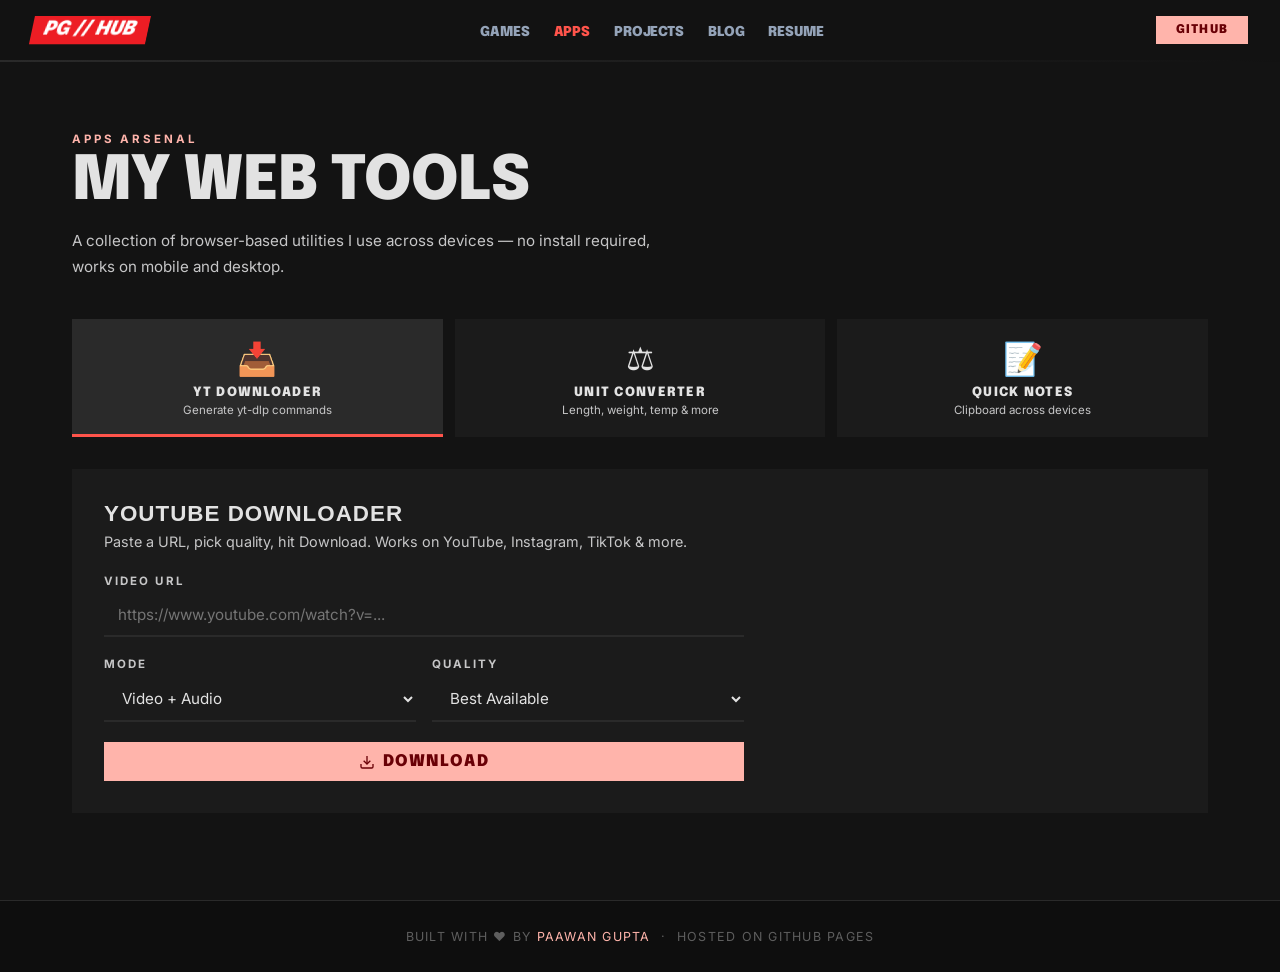
<file: apps.html>
<!DOCTYPE html>
<html class="dark" lang="en">
<head>
  <meta charset="UTF-8" />
  <meta name="viewport" content="width=device-width, initial-scale=1.0" />
  <title>Apps — Paawan Gupta</title>
  <link rel="stylesheet" href="css/style.css" />
  <link rel="icon" href="data:image/svg+xml,<svg xmlns='http://www.w3.org/2000/svg' viewBox='0 0 100 100'><rect width='100' height='100' rx='12' fill='%23e23636'/><text y='.9em' font-size='72' font-family='Arial Black' fill='white' x='12'>P</text></svg>" />
</head>
<body style="background:#131313;color:#e2e2e2;">
<nav class="hero-nav">
  <div class="hero-nav-inner">
    <a href="index.html" class="nav-logo-brand">PG // HUB</a>
    <ul class="hero-nav-links">
      <li><a href="games.html">GAMES</a></li>
      <li><a href="apps.html" class="active">APPS</a></li>
      <li><a href="projects.html">PROJECTS</a></li>
      <li><a href="blog.html">BLOG</a></li>
      <li><a href="resume.html">RESUME</a></li>
    </ul>
    <a href="https://github.com/paawangupta98" target="_blank" rel="noopener" class="nav-gh-btn">GitHub</a>
    <button class="nav-hamburger" id="mob-btn">&#9776;</button>
  </div>
  <div class="hero-nav-accent"></div>
</nav>
<div class="hero-mob-menu" id="mob-menu">
  <a href="games.html">GAMES</a>
  <a href="apps.html" class="active">APPS</a>
  <a href="projects.html">PROJECTS</a>
  <a href="blog.html">BLOG</a>
  <a href="resume.html">RESUME</a>
</div>
<script>
  document.getElementById("mob-btn").onclick = function(){
    document.getElementById("mob-menu").classList.toggle("open");
  };
</script>

<main class="page">
  <section class="section">
    <div class="section-label">Apps Arsenal</div>
    <h1 class="section-title fade-in">My Web Tools</h1>
    <p class="section-desc fade-in">
      A collection of browser-based utilities I use across devices — no install required, works on mobile and desktop.
    </p>

    <!-- App selector cards -->
    <div class="apps-selector fade-in">
      <div class="app-card" data-app="ytdl" onclick="(function(){var cards=[...document.querySelectorAll('.app-card')],panels=[...document.querySelectorAll('.app-panel')];cards.forEach(function(c){c.classList.remove('selected')});panels.forEach(function(p){p.style.cssText='display:none !important'});this.classList.add('selected');var panel=document.getElementById('app-ytdl');if(panel)panel.style.cssText='display:block !important'}).call(this)">
        <div class="app-icon">📥</div>
        <div class="app-name">YT Downloader</div>
        <div class="app-desc">Generate yt-dlp commands</div>
      </div>
      <div class="app-card" data-app="converter" onclick="(function(){var cards=[...document.querySelectorAll('.app-card')],panels=[...document.querySelectorAll('.app-panel')];cards.forEach(function(c){c.classList.remove('selected')});panels.forEach(function(p){p.style.cssText='display:none !important'});this.classList.add('selected');var panel=document.getElementById('app-converter');if(panel)panel.style.cssText='display:block !important'}).call(this)">
        <div class="app-icon">⚖</div>
        <div class="app-name">Unit Converter</div>
        <div class="app-desc">Length, weight, temp &amp; more</div>
      </div>
      <div class="app-card" data-app="notes" onclick="(function(){var cards=[...document.querySelectorAll('.app-card')],panels=[...document.querySelectorAll('.app-panel')];cards.forEach(function(c){c.classList.remove('selected')});panels.forEach(function(p){p.style.cssText='display:none !important'});this.classList.add('selected');var panel=document.getElementById('app-notes');if(panel)panel.style.cssText='display:block !important'}).call(this)">
        <div class="app-icon">📝</div>
        <div class="app-name">Quick Notes</div>
        <div class="app-desc">Clipboard across devices</div>
      </div>
    </div>

    <!-- ─── YouTube Downloader ─── -->
    <div class="app-panel" id="app-ytdl">
      <div style="margin-bottom:1.5rem;">
        <h2 style="font-family:'Rajdhani',sans-serif;font-weight:700;font-size:1.4rem;letter-spacing:1px;margin-bottom:0.4rem;">YouTube Downloader</h2>
        <p style="color:var(--text-2);font-size:0.9rem;">Paste a URL, pick quality, hit Download. Works on YouTube, Instagram, TikTok &amp; more.</p>
      </div>

      <div class="yt-form">
        <div class="form-group">
          <label class="form-label">Video URL</label>
          <input id="yt-url" class="form-input" type="url" placeholder="https://www.youtube.com/watch?v=..." autocomplete="off" spellcheck="false" />
        </div>

        <div class="form-row">
          <div class="form-group">
            <label class="form-label">Mode</label>
            <select id="yt-mode" class="form-select">
              <option value="auto">Video + Audio</option>
              <option value="audio">Audio Only (mp3)</option>
            </select>
          </div>
          <div class="form-group">
            <label class="form-label">Quality</label>
            <select id="yt-quality" class="form-select">
              <option value="best">Best Available</option>
              <option value="1080">1080p</option>
              <option value="720">720p</option>
              <option value="480">480p</option>
              <option value="360">360p</option>
            </select>
          </div>
        </div>

        <button class="btn btn-primary" id="yt-download-btn" style="width:100%;justify-content:center;font-size:1rem;">
          <svg width="16" height="16" viewBox="0 0 24 24" fill="none" stroke="currentColor" stroke-width="2"><path d="M21 15v4a2 2 0 01-2 2H5a2 2 0 01-2-2v-4"/><polyline points="7 10 12 15 17 10"/><line x1="12" y1="15" x2="12" y2="3"/></svg>
          Download
        </button>

        <div id="yt-status" style="display:none;border-radius:8px;padding:1rem 1.25rem;font-size:0.9rem;line-height:1.6;"></div>

        <div id="yt-result" style="display:none;background:rgba(34,197,94,0.07);border:1px solid rgba(34,197,94,0.25);border-radius:8px;padding:1.25rem;text-align:center;">
          <div style="font-family:'Rajdhani',sans-serif;font-weight:700;font-size:0.8rem;letter-spacing:1.5px;text-transform:uppercase;color:#4ade80;margin-bottom:0.75rem;">Ready</div>
          <a id="yt-download-link" href="#" target="_blank" rel="noopener" class="btn btn-primary" style="display:inline-flex;justify-content:center;text-decoration:none;">
            <svg width="16" height="16" viewBox="0 0 24 24" fill="none" stroke="currentColor" stroke-width="2"><path d="M21 15v4a2 2 0 01-2 2H5a2 2 0 01-2-2v-4"/><polyline points="7 10 12 15 17 10"/><line x1="12" y1="15" x2="12" y2="3"/></svg>
            Click to Save File
          </a>
          <p style="color:var(--text-3);font-size:0.75rem;margin-top:0.75rem;">If download doesn't start, right-click → Save Link As</p>
        </div>
      </div>
    </div>

    <!-- ─── Unit Converter ─── -->
    <div class="app-panel" id="app-converter">
      <div style="margin-bottom:1.5rem;">
        <h2 style="font-family:'Rajdhani',sans-serif;font-weight:700;font-size:1.4rem;letter-spacing:1px;margin-bottom:0.4rem;">Unit Converter</h2>
        <p style="color:var(--text-2);font-size:0.9rem;">Instant conversion across 7 categories. Works offline.</p>
      </div>

      <div class="category-tabs">
        <button class="category-tab active" data-cat="Length">Length</button>
        <button class="category-tab" data-cat="Weight">Weight</button>
        <button class="category-tab" data-cat="Temperature">Temp</button>
        <button class="category-tab" data-cat="Area">Area</button>
        <button class="category-tab" data-cat="Volume">Volume</button>
        <button class="category-tab" data-cat="Speed">Speed</button>
        <button class="category-tab" data-cat="Time">Time</button>
      </div>

      <div class="converter-grid">
        <div class="form-group">
          <label class="form-label">From</label>
          <select id="from-unit" class="form-select"></select>
          <input id="from-val" class="form-input" type="number" value="1" style="margin-top:0.5rem;" />
        </div>

        <button id="swap-units" class="swap-btn" title="Swap units">⇄</button>

        <div class="form-group">
          <label class="form-label">To</label>
          <select id="to-unit" class="form-select"></select>
          <div class="form-input" style="margin-top:0.5rem;display:flex;align-items:center;font-size:0.95rem;color:var(--text-2);cursor:default;background:var(--bg-0);" id="to-preview">—</div>
        </div>
      </div>

      <div class="result-display">
        <div class="result-value" id="result-val">—</div>
        <div class="result-unit" id="result-unit">Enter a value above</div>
      </div>
    </div>

    <!-- ─── Quick Notes ─── -->
    <div class="app-panel" id="app-notes">
      <div style="margin-bottom:1.25rem;">
        <h2 style="font-family:'Rajdhani',sans-serif;font-weight:700;font-size:1.4rem;letter-spacing:1px;margin-bottom:0.4rem;">Quick Notes</h2>
        <p style="color:var(--text-2);font-size:0.9rem;">3 independent note pads. Auto-saved to browser storage — no account needed.</p>
      </div>

      <div class="notes-tabs">
        <button class="note-tab active" data-note="1">Note 1</button>
        <button class="note-tab" data-note="2">Note 2</button>
        <button class="note-tab" data-note="3">Note 3</button>
      </div>

      <div class="notes-toolbar">
        <button class="notes-btn" id="copy-notes">Copy All</button>
        <button class="notes-btn" id="download-notes">Download</button>
        <button class="notes-btn danger" id="clear-notes">Clear</button>
        <span class="notes-meta" id="char-count">0 chars</span>
      </div>

      <textarea class="notes-textarea" id="notes-area" placeholder="Start typing... notes are saved automatically to your browser."></textarea>

      <div style="margin-top:0.75rem;font-size:0.78rem;color:var(--text-3);font-family:'Rajdhani',sans-serif;letter-spacing:0.5px;">
        Notes are stored locally in your browser (localStorage). They persist across sessions on the same device.
      </div>
    </div>
  </section>
</main>

<footer>
  <p>Built with ❤ by <a href="index.html">Paawan Gupta</a> &nbsp;·&nbsp; Hosted on GitHub Pages</p>
</footer>

<script src="js/main.js"></script>
</body>
</html>
</file>
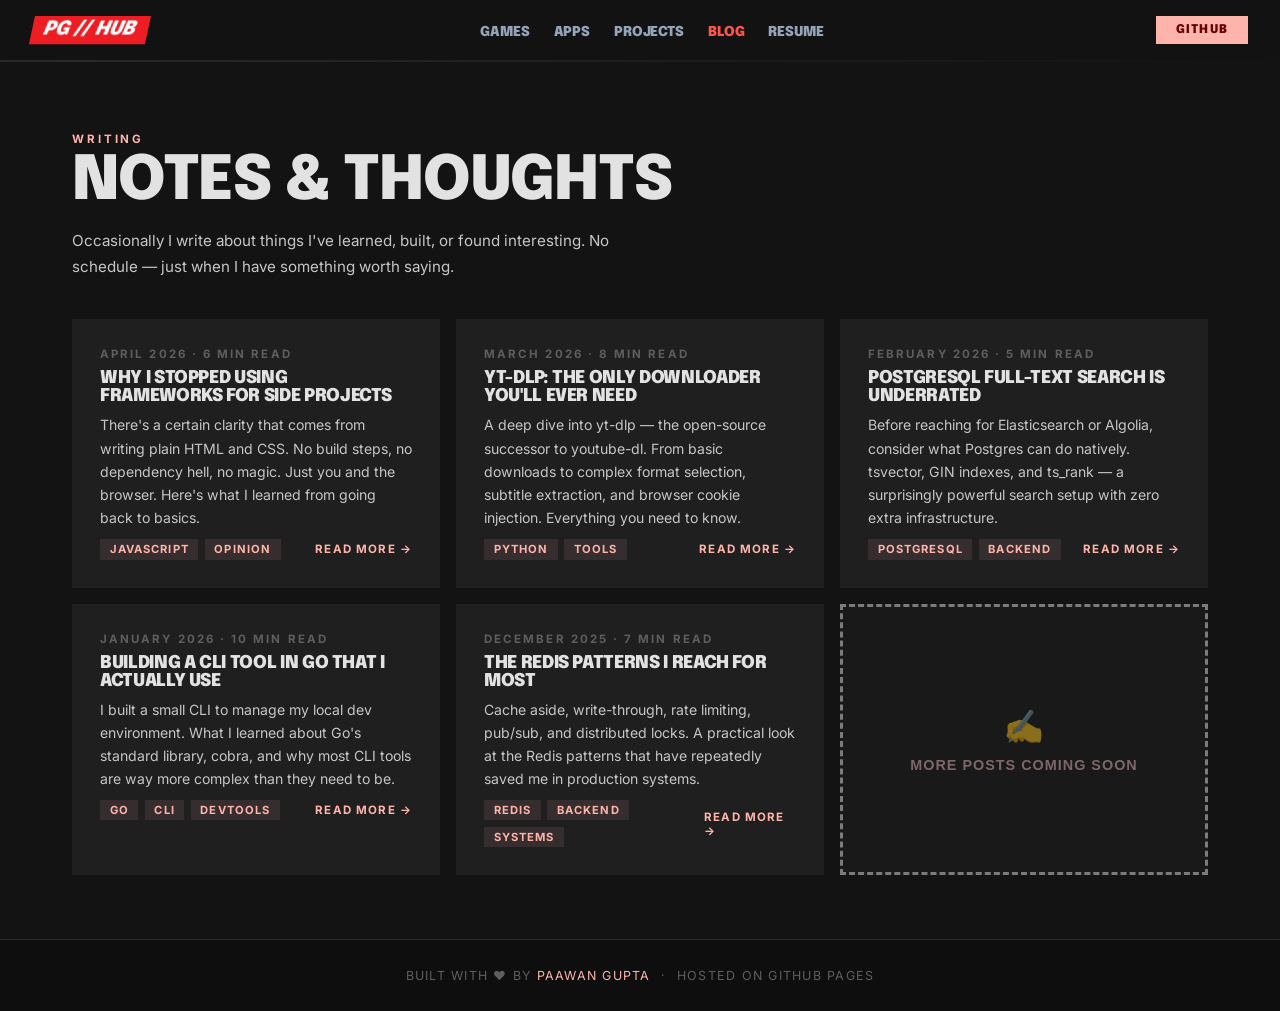
<file: blog.html>
<!DOCTYPE html>
<html class="dark" lang="en">
<head>
  <meta charset="UTF-8" />
  <meta name="viewport" content="width=device-width, initial-scale=1.0" />
  <title>Blog — Paawan Gupta</title>
  <link rel="stylesheet" href="css/style.css" />
  <link rel="icon" href="data:image/svg+xml,<svg xmlns='http://www.w3.org/2000/svg' viewBox='0 0 100 100'><rect width='100' height='100' rx='12' fill='%23e23636'/><text y='.9em' font-size='72' font-family='Arial Black' fill='white' x='12'>P</text></svg>" />
</head>
<body style="background:#131313;color:#e2e2e2;">
<nav class="hero-nav">
  <div class="hero-nav-inner">
    <a href="index.html" class="nav-logo-brand">PG // HUB</a>
    <ul class="hero-nav-links">
      <li><a href="games.html">GAMES</a></li>
      <li><a href="apps.html">APPS</a></li>
      <li><a href="projects.html">PROJECTS</a></li>
      <li><a href="blog.html" class="active">BLOG</a></li>
      <li><a href="resume.html">RESUME</a></li>
    </ul>
    <a href="https://github.com/paawangupta98" target="_blank" rel="noopener" class="nav-gh-btn">GitHub</a>
    <button class="nav-hamburger" id="mob-btn">&#9776;</button>
  </div>
  <div class="hero-nav-accent"></div>
</nav>
<div class="hero-mob-menu" id="mob-menu">
  <a href="games.html">GAMES</a>
  <a href="apps.html">APPS</a>
  <a href="projects.html">PROJECTS</a>
  <a href="blog.html" class="active">BLOG</a>
  <a href="resume.html">RESUME</a>
</div>
<script>
  document.getElementById("mob-btn").onclick = function(){
    document.getElementById("mob-menu").classList.toggle("open");
  };
</script>

<main class="page">
  <section class="section">
    <div class="section-label">Writing</div>
    <h1 class="section-title fade-in">Notes &amp; Thoughts</h1>
    <p class="section-desc fade-in">
      Occasionally I write about things I've learned, built, or found interesting. No schedule — just when I have something worth saying.
    </p>

    <div class="grid-2">

      <div class="card blog-card fade-in">
        <div class="blog-date">April 2026 · 6 min read</div>
        <h3>Why I Stopped Using Frameworks for Side Projects</h3>
        <p>There's a certain clarity that comes from writing plain HTML and CSS. No build steps, no dependency hell, no magic. Just you and the browser. Here's what I learned from going back to basics.</p>
        <div style="display:flex;align-items:center;justify-content:space-between;margin-top:0.5rem;">
          <div style="display:flex;gap:0.4rem;flex-wrap:wrap;">
            <span class="tag">JavaScript</span>
            <span class="tag">Opinion</span>
          </div>
          <span class="blog-read-more">Read more →</span>
        </div>
      </div>

      <div class="card blog-card fade-in">
        <div class="blog-date">March 2026 · 8 min read</div>
        <h3>yt-dlp: The Only Downloader You'll Ever Need</h3>
        <p>A deep dive into yt-dlp — the open-source successor to youtube-dl. From basic downloads to complex format selection, subtitle extraction, and browser cookie injection. Everything you need to know.</p>
        <div style="display:flex;align-items:center;justify-content:space-between;margin-top:0.5rem;">
          <div style="display:flex;gap:0.4rem;flex-wrap:wrap;">
            <span class="tag">Python</span>
            <span class="tag">Tools</span>
          </div>
          <span class="blog-read-more">Read more →</span>
        </div>
      </div>

      <div class="card blog-card fade-in">
        <div class="blog-date">February 2026 · 5 min read</div>
        <h3>PostgreSQL Full-Text Search is Underrated</h3>
        <p>Before reaching for Elasticsearch or Algolia, consider what Postgres can do natively. tsvector, GIN indexes, and ts_rank — a surprisingly powerful search setup with zero extra infrastructure.</p>
        <div style="display:flex;align-items:center;justify-content:space-between;margin-top:0.5rem;">
          <div style="display:flex;gap:0.4rem;flex-wrap:wrap;">
            <span class="tag">PostgreSQL</span>
            <span class="tag">Backend</span>
          </div>
          <span class="blog-read-more">Read more →</span>
        </div>
      </div>

      <div class="card blog-card fade-in">
        <div class="blog-date">January 2026 · 10 min read</div>
        <h3>Building a CLI Tool in Go That I Actually Use</h3>
        <p>I built a small CLI to manage my local dev environment. What I learned about Go's standard library, cobra, and why most CLI tools are way more complex than they need to be.</p>
        <div style="display:flex;align-items:center;justify-content:space-between;margin-top:0.5rem;">
          <div style="display:flex;gap:0.4rem;flex-wrap:wrap;">
            <span class="tag">Go</span>
            <span class="tag">CLI</span>
            <span class="tag">DevTools</span>
          </div>
          <span class="blog-read-more">Read more →</span>
        </div>
      </div>

      <div class="card blog-card fade-in">
        <div class="blog-date">December 2025 · 7 min read</div>
        <h3>The Redis Patterns I Reach For Most</h3>
        <p>Cache aside, write-through, rate limiting, pub/sub, and distributed locks. A practical look at the Redis patterns that have repeatedly saved me in production systems.</p>
        <div style="display:flex;align-items:center;justify-content:space-between;margin-top:0.5rem;">
          <div style="display:flex;gap:0.4rem;flex-wrap:wrap;">
            <span class="tag">Redis</span>
            <span class="tag">Backend</span>
            <span class="tag">Systems</span>
          </div>
          <span class="blog-read-more">Read more →</span>
        </div>
      </div>

      <div class="card fade-in" style="border-style:dashed;display:flex;align-items:center;justify-content:center;min-height:200px;text-align:center;opacity:0.5;">
        <div>
          <div style="font-size:2rem;margin-bottom:0.75rem;">✍</div>
          <p style="color:var(--text-3);font-size:0.9rem;font-family:'Rajdhani',sans-serif;font-weight:600;letter-spacing:1px;text-transform:uppercase;">More posts coming soon</p>
        </div>
      </div>

    </div>
  </section>
</main>

<footer>
  <p>Built with ❤ by <a href="index.html">Paawan Gupta</a> &nbsp;·&nbsp; Hosted on GitHub Pages</p>
</footer>

<script src="js/main.js"></script>
</body>
</html>
</file>
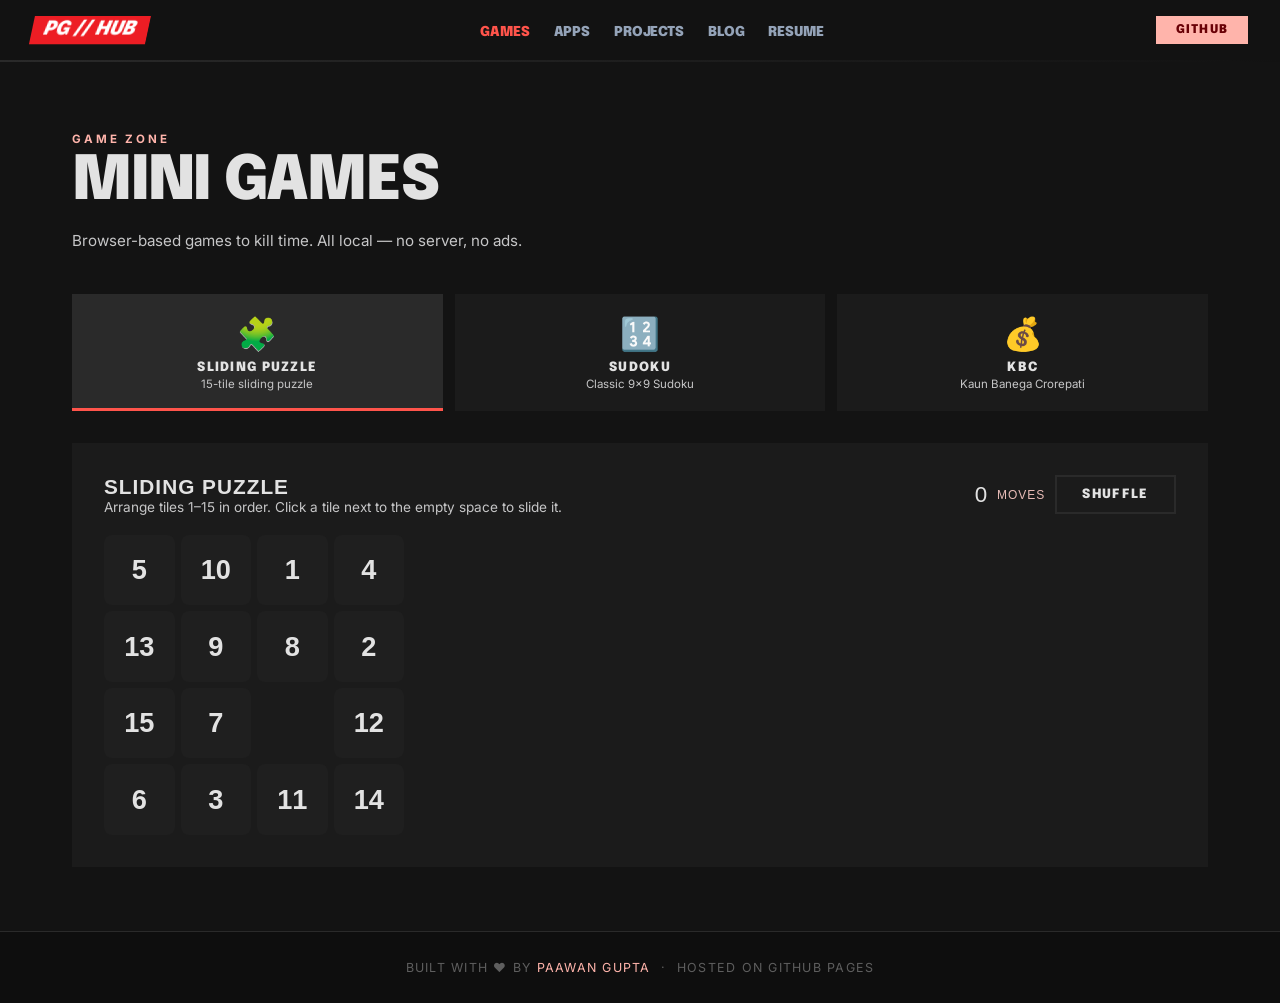
<file: games.html>
<!DOCTYPE html>
<html class="dark" lang="en">
<head>
  <meta charset="UTF-8" />
  <meta name="viewport" content="width=device-width, initial-scale=1.0" />
  <title>Games — Paawan Gupta</title>
  <link rel="stylesheet" href="css/style.css" />
  <link rel="icon" href="data:image/svg+xml,<svg xmlns='http://www.w3.org/2000/svg' viewBox='0 0 100 100'><rect width='100' height='100' rx='12' fill='%23e23636'/><text y='.9em' font-size='72' font-family='Arial Black' fill='white' x='12'>P</text></svg>" />
  <style>
    /* ── Puzzle ── */
    .puzzle-wrap { display:flex; flex-direction:column; align-items:flex-start; gap:1.25rem; }
    .puzzle-grid { display:grid; grid-template-columns:repeat(4,1fr); gap:6px; width:300px; max-width:100%; }
    .puzzle-tile {
      aspect-ratio:1; background:var(--bg-3); border:1px solid var(--border);
      border-radius:8px; display:flex; align-items:center; justify-content:center;
      font-family:'Bebas Neue',sans-serif; font-size:1.7rem; color:var(--text-1);
      cursor:pointer; transition:var(--transition); user-select:none;
    }
    .puzzle-tile:hover:not(.empty) { border-color:var(--border-red); color:var(--red); transform:scale(1.04); }
    .puzzle-tile.empty { background:transparent; border-color:transparent; cursor:default; }
    .puzzle-solved .puzzle-tile { background:rgba(34,197,94,.1); border-color:rgba(34,197,94,.3); color:#4ade80; }

    /* ── Sudoku ── */
    .sudoku-wrap { display:flex; flex-direction:column; gap:1rem; align-items:flex-start; }
    .sudoku-grid { display:grid; grid-template-columns:repeat(9,44px); border:2px solid var(--text-2); }
    .s-cell {
      width:44px; height:44px; border-right:1px solid rgba(255,255,255,.1);
      border-bottom:1px solid rgba(255,255,255,.1);
      display:flex; align-items:center; justify-content:center;
    }
    .s-cell.rb { border-right:2px solid var(--text-2); }
    .s-cell.bb { border-bottom:2px solid var(--text-2); }
    .s-cell input {
      width:100%; height:100%; background:transparent; border:none; outline:none;
      text-align:center; font-family:'Rajdhani',sans-serif; font-weight:700;
      font-size:1.05rem; color:var(--red); caret-color:var(--red);
    }
    .s-cell input::-webkit-inner-spin-button { display:none; }
    .s-cell.pre { background:rgba(255,255,255,.04); }
    .s-cell.pre span { font-family:'Rajdhani',sans-serif; font-weight:700; font-size:1.05rem; color:var(--text-1); }
    .s-cell.err { background:rgba(239,68,68,.15); }
    .s-cell.ok  { background:rgba(34,197,94,.1); }
    @media(max-width:500px){
      .sudoku-grid { grid-template-columns:repeat(9,36px); }
      .s-cell { width:36px; height:36px; }
    }

    /* ── KBC ── */
    .kbc-wrap { max-width:720px; }
    .kbc-header { display:flex; align-items:center; justify-content:space-between; margin-bottom:1rem; flex-wrap:wrap; gap:0.75rem; }
    .kbc-prize-now { font-family:'Bebas Neue',sans-serif; font-size:2rem; color:var(--gold); letter-spacing:2px; }
    .kbc-qnum { font-family:'Rajdhani',sans-serif; font-weight:700; font-size:0.8rem; letter-spacing:2px; text-transform:uppercase; color:var(--text-3); }
    .kbc-question {
      background:rgba(201,168,76,.07); border:1px solid rgba(201,168,76,.25);
      border-radius:var(--radius); padding:1.25rem 1.5rem; margin-bottom:1.25rem;
      font-family:'Rajdhani',sans-serif; font-weight:600; font-size:1.1rem; line-height:1.6; color:var(--text-1);
    }
    .kbc-options { display:grid; grid-template-columns:1fr 1fr; gap:0.6rem; margin-bottom:1.25rem; }
    .kbc-opt {
      display:flex; align-items:center; gap:0.65rem; background:var(--bg-3);
      border:1px solid var(--border); border-radius:8px; padding:0.7rem 1rem;
      cursor:pointer; transition:var(--transition); font-family:'Rajdhani',sans-serif;
      font-weight:600; font-size:0.95rem; color:var(--text-1); text-align:left; width:100%;
    }
    .kbc-opt:hover:not([disabled]) { border-color:var(--gold); background:rgba(201,168,76,.08); }
    .kbc-opt .lbl { font-family:'Bebas Neue',sans-serif; font-size:1.1rem; color:var(--gold); min-width:22px; }
    .kbc-opt.correct { border-color:#4ade80; background:rgba(34,197,94,.1); color:#4ade80; }
    .kbc-opt.wrong   { border-color:#f87171; background:rgba(239,68,68,.1); color:#f87171; }
    .kbc-opt.gone    { opacity:.2; pointer-events:none; }
    .kbc-lifelines { display:flex; gap:0.6rem; margin-bottom:1.25rem; flex-wrap:wrap; }
    .kbc-ll {
      font-family:'Rajdhani',sans-serif; font-weight:700; font-size:0.78rem;
      letter-spacing:1px; text-transform:uppercase; padding:0.35rem 0.85rem;
      border-radius:6px; border:1px solid var(--border-red); background:rgba(226,54,54,.08);
      color:var(--red); cursor:pointer; transition:var(--transition);
    }
    .kbc-ll:hover:not([disabled]) { background:rgba(226,54,54,.2); }
    .kbc-ll[disabled] { opacity:.3; cursor:not-allowed; }
    .kbc-ladder { display:flex; flex-direction:column-reverse; gap:2px; margin-top:1rem; }
    .kbc-lv {
      display:flex; justify-content:space-between; padding:0.28rem 0.75rem;
      border-radius:4px; font-family:'Rajdhani',sans-serif; font-size:0.78rem;
      font-weight:600; color:var(--text-3); transition:var(--transition);
    }
    .kbc-lv.cur { background:rgba(226,54,54,.15); color:var(--red); font-weight:700; }
    .kbc-lv.safe { color:var(--gold); }
    .kbc-lv.done { color:var(--text-2); }
    .kbc-msg {
      border-radius:var(--radius); padding:1.25rem; text-align:center;
      font-family:'Bebas Neue',sans-serif; font-size:1.6rem; letter-spacing:2px;
      display:none;
    }
    .kbc-msg.win  { background:rgba(34,197,94,.1); border:1px solid rgba(34,197,94,.3); color:#4ade80; }
    .kbc-msg.lose { background:rgba(239,68,68,.08); border:1px solid rgba(239,68,68,.3); color:#f87171; }
    @media(max-width:540px){ .kbc-options { grid-template-columns:1fr; } }
  </style>
</head>
<body style="background:#131313;color:#e2e2e2;">
<nav class="hero-nav">
  <div class="hero-nav-inner">
    <a href="index.html" class="nav-logo-brand">PG // HUB</a>
    <ul class="hero-nav-links">
      <li><a href="games.html" class="active">GAMES</a></li>
      <li><a href="apps.html">APPS</a></li>
      <li><a href="projects.html">PROJECTS</a></li>
      <li><a href="blog.html">BLOG</a></li>
      <li><a href="resume.html">RESUME</a></li>
    </ul>
    <a href="https://github.com/paawangupta98" target="_blank" rel="noopener" class="nav-gh-btn">GitHub</a>
    <button class="nav-hamburger" id="mob-btn">&#9776;</button>
  </div>
  <div class="hero-nav-accent"></div>
</nav>
<div class="hero-mob-menu" id="mob-menu">
  <a href="games.html" class="active">GAMES</a>
  <a href="apps.html">APPS</a>
  <a href="projects.html">PROJECTS</a>
  <a href="blog.html">BLOG</a>
  <a href="resume.html">RESUME</a>
</div>
<script>
  document.getElementById("mob-btn").onclick = function(){
    document.getElementById("mob-menu").classList.toggle("open");
  };
</script>

<main class="page">
  <section class="section">
    <div class="section-label">Game Zone</div>
    <h1 class="section-title fade-in">Mini Games</h1>
    <p class="section-desc fade-in">Browser-based games to kill time. All local — no server, no ads.</p>

    <div class="apps-selector fade-in">
      <div class="app-card" data-app="puzzle" onclick="(function(){var cards=[...document.querySelectorAll('.app-card')],panels=[...document.querySelectorAll('.app-panel')];cards.forEach(function(c){c.classList.remove('selected')});panels.forEach(function(p){p.style.cssText='display:none !important'});this.classList.add('selected');var panel=document.getElementById('app-puzzle');if(panel)panel.style.cssText='display:block !important'}).call(this)">
        <div class="app-icon">🧩</div>
        <div class="app-name">Sliding Puzzle</div>
        <div class="app-desc">15-tile sliding puzzle</div>
      </div>
      <div class="app-card" data-app="sudoku" onclick="(function(){var cards=[...document.querySelectorAll('.app-card')],panels=[...document.querySelectorAll('.app-panel')];cards.forEach(function(c){c.classList.remove('selected')});panels.forEach(function(p){p.style.cssText='display:none !important'});this.classList.add('selected');var panel=document.getElementById('app-sudoku');if(panel)panel.style.cssText='display:block !important'}).call(this)">
        <div class="app-icon">🔢</div>
        <div class="app-name">Sudoku</div>
        <div class="app-desc">Classic 9×9 Sudoku</div>
      </div>
      <div class="app-card" data-app="kbc" onclick="(function(){var cards=[...document.querySelectorAll('.app-card')],panels=[...document.querySelectorAll('.app-panel')];cards.forEach(function(c){c.classList.remove('selected')});panels.forEach(function(p){p.style.cssText='display:none !important'});this.classList.add('selected');var panel=document.getElementById('app-kbc');if(panel)panel.style.cssText='display:block !important'}).call(this)">
        <div class="app-icon">💰</div>
        <div class="app-name">KBC</div>
        <div class="app-desc">Kaun Banega Crorepati</div>
      </div>
    </div>

    <!-- ── Sliding Puzzle ── -->
    <div class="app-panel" id="app-puzzle">
      <div style="margin-bottom:1.25rem;display:flex;align-items:center;justify-content:space-between;flex-wrap:wrap;gap:0.75rem;">
        <div>
          <h2 style="font-family:'Rajdhani',sans-serif;font-weight:700;font-size:1.3rem;letter-spacing:1px;">Sliding Puzzle</h2>
          <p style="color:var(--text-2);font-size:0.85rem;">Arrange tiles 1–15 in order. Click a tile next to the empty space to slide it.</p>
        </div>
        <div style="display:flex;gap:0.6rem;align-items:center;">
          <span id="puzzle-moves" style="font-family:'Bebas Neue',sans-serif;font-size:1.4rem;color:var(--red);">0</span>
          <span style="font-family:'Rajdhani',sans-serif;font-size:0.75rem;text-transform:uppercase;letter-spacing:1px;color:var(--text-3);">moves</span>
          <button class="btn btn-outline" id="puzzle-shuffle" style="font-size:0.8rem;">Shuffle</button>
        </div>
      </div>
      <div class="puzzle-wrap">
        <div class="puzzle-grid" id="puzzle-grid"></div>
        <div id="puzzle-win" style="display:none;font-family:'Bebas Neue',sans-serif;font-size:1.4rem;letter-spacing:2px;color:#4ade80;">
          SOLVED! 🎉
        </div>
      </div>
    </div>

    <!-- ── Sudoku ── -->
    <div class="app-panel" id="app-sudoku">
      <div style="margin-bottom:1.25rem;display:flex;align-items:center;justify-content:space-between;flex-wrap:wrap;gap:0.75rem;">
        <div>
          <h2 style="font-family:'Rajdhani',sans-serif;font-weight:700;font-size:1.3rem;letter-spacing:1px;">Sudoku</h2>
          <p style="color:var(--text-2);font-size:0.85rem;">Fill every row, column, and 3×3 box with digits 1–9.</p>
        </div>
        <div style="display:flex;gap:0.6rem;flex-wrap:wrap;">
          <button class="btn btn-outline" id="sudoku-check" style="font-size:0.8rem;">Check</button>
          <button class="btn btn-outline" id="sudoku-new" style="font-size:0.8rem;">New Game</button>
        </div>
      </div>
      <div class="sudoku-wrap">
        <div class="sudoku-grid" id="sudoku-grid"></div>
        <div id="sudoku-msg" style="display:none;font-family:'Rajdhani',sans-serif;font-weight:700;font-size:0.95rem;letter-spacing:1px;padding:0.6rem 1rem;border-radius:6px;margin-top:0.5rem;"></div>
      </div>
    </div>

    <!-- ── KBC ── -->
    <div class="app-panel" id="app-kbc">
      <div class="kbc-wrap">
        <div id="kbc-start" style="text-align:center;padding:2rem 0;">
          <div style="font-size:3rem;margin-bottom:1rem;">💰</div>
          <h2 style="font-family:'Bebas Neue',sans-serif;font-size:2.2rem;letter-spacing:3px;margin-bottom:0.5rem;">Kaun Banega Crorepati</h2>
          <p style="color:var(--text-2);margin-bottom:2rem;">15 questions · 3 lifelines · ₹1 Crore jackpot</p>
          <button class="btn btn-primary" id="kbc-play" style="font-size:1rem;">Start Playing</button>
        </div>

        <div id="kbc-game" style="display:none;">
          <div class="kbc-header">
            <div>
              <div class="kbc-qnum" id="kbc-qnum">Question 1 of 15</div>
              <div class="kbc-prize-now" id="kbc-prize-now">₹0</div>
            </div>
            <div class="kbc-lifelines">
              <button class="kbc-ll" id="ll-5050">50 : 50</button>
              <button class="kbc-ll" id="ll-phone">📞 Phone</button>
              <button class="kbc-ll" id="ll-audience">👥 Audience</button>
            </div>
          </div>

          <div class="kbc-question" id="kbc-question">Loading…</div>

          <div class="kbc-options" id="kbc-options"></div>

          <div id="ll-hint" style="display:none;background:rgba(201,168,76,.07);border:1px solid rgba(201,168,76,.2);border-radius:8px;padding:0.85rem 1.1rem;font-size:0.9rem;color:var(--gold);margin-bottom:1rem;"></div>

          <div class="kbc-ladder" id="kbc-ladder"></div>

          <div class="kbc-msg win"  id="kbc-win"></div>
          <div class="kbc-msg lose" id="kbc-lose"></div>

          <button class="btn btn-outline" id="kbc-restart" style="display:none;margin-top:1rem;">Play Again</button>
        </div>
      </div>
    </div>
  </section>
</main>

<footer>
  <p>Built with ❤ by <a href="index.html">Paawan Gupta</a> &nbsp;·&nbsp; Hosted on GitHub Pages</p>
</footer>

<script src="js/main.js"></script>
<script>
// ═══════════════════════════════════════════════
//  SLIDING PUZZLE
// ═══════════════════════════════════════════════
(function() {
  const grid = document.getElementById('puzzle-grid');
  if (!grid) return;
  const movesEl = document.getElementById('puzzle-moves');
  const winEl   = document.getElementById('puzzle-win');
  let tiles = [], moves = 0;

  function render() {
    const solved = tiles.every((v,i) => v === (i === 15 ? 0 : i + 1));
    grid.innerHTML = '';
    if (solved) grid.parentElement.classList.add('puzzle-solved');
    else grid.parentElement.classList.remove('puzzle-solved');
    winEl.style.display = solved ? 'block' : 'none';

    tiles.forEach((v, i) => {
      const d = document.createElement('div');
      d.className = 'puzzle-tile' + (v === 0 ? ' empty' : '');
      d.textContent = v || '';
      if (v !== 0) d.addEventListener('click', () => tryMove(i));
      grid.appendChild(d);
    });
    movesEl.textContent = moves;
  }

  function tryMove(idx) {
    const empty = tiles.indexOf(0);
    const row = r => Math.floor(r / 4), col = c => c % 4;
    const adj = Math.abs(row(idx) - row(empty)) + Math.abs(col(idx) - col(empty)) === 1;
    if (!adj) return;
    [tiles[idx], tiles[empty]] = [tiles[empty], tiles[idx]];
    moves++;
    render();
  }

  function shuffle() {
    tiles = [...Array(15).keys()].map(i => i + 1).concat(0);
    moves = 0;
    const empty = () => tiles.indexOf(0);
    for (let i = 0; i < 200; i++) {
      const e = empty(), r = Math.floor(e / 4), c = e % 4;
      const neighbors = [];
      if (r > 0) neighbors.push(e - 4);
      if (r < 3) neighbors.push(e + 4);
      if (c > 0) neighbors.push(e - 1);
      if (c < 3) neighbors.push(e + 1);
      const pick = neighbors[Math.floor(Math.random() * neighbors.length)];
      [tiles[e], tiles[pick]] = [tiles[pick], tiles[e]];
    }
    render();
  }

  document.getElementById('puzzle-shuffle').addEventListener('click', shuffle);
  shuffle();
})();

// ═══════════════════════════════════════════════
//  SUDOKU
// ═══════════════════════════════════════════════
(function() {
  const gridEl = document.getElementById('sudoku-grid');
  if (!gridEl) return;

  const PUZZLES = [
    { p:[[5,3,0,0,7,0,0,0,0],[6,0,0,1,9,5,0,0,0],[0,9,8,0,0,0,0,6,0],[8,0,0,0,6,0,0,0,3],[4,0,0,8,0,3,0,0,1],[7,0,0,0,2,0,0,0,6],[0,6,0,0,0,0,2,8,0],[0,0,0,4,1,9,0,0,5],[0,0,0,0,8,0,0,7,9]],
      s:[[5,3,4,6,7,8,9,1,2],[6,7,2,1,9,5,3,4,8],[1,9,8,3,4,2,5,6,7],[8,5,9,7,6,1,4,2,3],[4,2,6,8,5,3,7,9,1],[7,1,3,9,2,4,8,5,6],[9,6,1,5,3,7,2,8,4],[2,8,7,4,1,9,6,3,5],[3,4,5,2,8,6,1,7,9]] },
    { p:[[0,0,0,2,6,0,7,0,1],[6,8,0,0,7,0,0,9,0],[1,9,0,0,0,4,5,0,0],[8,2,0,1,0,0,0,4,0],[0,0,4,6,0,2,9,0,0],[0,5,0,0,0,3,0,2,8],[0,0,9,3,0,0,0,7,4],[0,4,0,0,5,0,0,3,6],[7,0,3,0,1,8,0,0,0]],
      s:[[4,3,5,2,6,9,7,8,1],[6,8,2,5,7,1,4,9,3],[1,9,7,8,3,4,5,6,2],[8,2,6,1,9,5,3,4,7],[3,7,4,6,8,2,9,1,5],[9,5,1,7,4,3,6,2,8],[5,1,9,3,2,6,8,7,4],[2,4,8,9,5,7,1,3,6],[7,6,3,4,1,8,2,5,9]] },
    { p:[[0,2,0,6,0,8,0,0,0],[5,8,0,0,0,9,7,0,0],[0,0,0,0,4,0,0,0,0],[3,7,0,0,0,0,5,0,0],[6,0,0,0,0,0,0,0,4],[0,0,8,0,0,0,0,1,3],[0,0,0,0,2,0,0,0,0],[0,0,9,8,0,0,0,3,6],[0,0,0,3,0,6,0,9,0]],
      s:[[1,2,3,6,7,8,9,4,5],[5,8,4,2,3,9,7,6,1],[9,6,7,1,4,5,3,2,8],[3,7,2,4,6,1,5,8,9],[6,9,1,5,8,3,2,7,4],[4,5,8,7,9,2,6,1,3],[7,3,6,9,2,4,1,5,8],[2,1,9,8,5,7,4,3,6],[8,4,5,3,1,6,7,9,2]] },
    { p:[[0,0,0,0,0,0,0,0,0],[0,0,0,0,0,3,0,8,5],[0,0,1,0,2,0,0,0,0],[0,0,0,5,0,7,0,0,0],[0,0,4,0,0,0,1,0,0],[0,9,0,0,0,0,0,0,0],[5,0,0,0,0,0,0,7,3],[0,0,2,0,1,0,0,0,0],[0,0,0,0,4,0,0,0,9]],
      s:[[9,8,7,6,5,4,3,2,1],[2,4,6,1,7,3,9,8,5],[3,5,1,9,2,8,7,4,6],[1,2,8,5,3,7,6,9,4],[6,3,4,8,9,2,1,5,7],[7,9,5,4,6,1,8,3,2],[5,1,9,2,8,6,4,7,3],[4,7,2,3,1,9,5,6,8],[8,6,3,7,4,5,2,1,9]] },
    { p:[[1,0,0,4,8,9,0,0,6],[7,3,0,0,0,0,0,4,0],[0,0,0,0,0,1,2,9,5],[0,0,7,1,2,0,6,0,0],[5,0,0,7,0,3,0,0,8],[0,0,6,0,9,5,7,0,0],[9,1,4,6,0,0,0,0,0],[0,2,0,0,0,0,0,3,7],[8,0,0,5,1,2,0,0,4]],
      s:[[1,5,2,4,8,9,3,7,6],[7,3,9,2,5,6,8,4,1],[4,6,8,3,7,1,2,9,5],[3,8,7,1,2,4,6,5,9],[5,9,1,7,6,3,4,2,8],[2,4,6,8,9,5,7,1,3],[9,1,4,6,3,7,5,8,2],[6,2,5,9,4,8,1,3,7],[8,7,3,5,1,2,9,6,4]] },
  ];

  let current = null;

  function buildGrid(puzzle) {
    current = puzzle;
    gridEl.innerHTML = '';
    for (let r = 0; r < 9; r++) {
      for (let c = 0; c < 9; c++) {
        const cell = document.createElement('div');
        cell.className = 's-cell';
        cell.dataset.r = r; cell.dataset.c = c;
        if (c === 2 || c === 5) cell.classList.add('rb');
        if (r === 2 || r === 5) cell.classList.add('bb');
        const v = puzzle.p[r][c];
        if (v) {
          cell.classList.add('pre');
          const s = document.createElement('span');
          s.textContent = v;
          cell.appendChild(s);
        } else {
          const inp = document.createElement('input');
          inp.type = 'number'; inp.min = 1; inp.max = 9;
          inp.addEventListener('input', () => {
            let val = parseInt(inp.value);
            if (isNaN(val) || val < 1 || val > 9) inp.value = '';
            else inp.value = val;
          });
          cell.appendChild(inp);
        }
        gridEl.appendChild(cell);
      }
    }
    document.getElementById('sudoku-msg').style.display = 'none';
  }

  function check() {
    const cells = gridEl.querySelectorAll('.s-cell');
    let allFilled = true, allCorrect = true;
    cells.forEach(cell => {
      cell.classList.remove('err','ok');
      const r = +cell.dataset.r, c = +cell.dataset.c;
      const correct = current.s[r][c];
      if (cell.classList.contains('pre')) return;
      const inp = cell.querySelector('input');
      const val = parseInt(inp?.value);
      if (!val) { allFilled = false; return; }
      if (val === correct) cell.classList.add('ok');
      else { cell.classList.add('err'); allCorrect = false; }
    });
    const msg = document.getElementById('sudoku-msg');
    msg.style.display = 'block';
    if (!allFilled) {
      msg.style.background = 'rgba(255,255,255,.05)'; msg.style.color = 'var(--text-2)';
      msg.textContent = 'Keep going — some cells are still empty.';
    } else if (allCorrect) {
      msg.style.background = 'rgba(34,197,94,.1)'; msg.style.color = '#4ade80';
      msg.textContent = '✓ Solved! Well done.';
    } else {
      msg.style.background = 'rgba(239,68,68,.08)'; msg.style.color = '#f87171';
      msg.textContent = 'Some cells are incorrect — highlighted in red.';
    }
  }

  document.getElementById('sudoku-check').addEventListener('click', check);
  document.getElementById('sudoku-new').addEventListener('click', () => {
    buildGrid(PUZZLES[Math.floor(Math.random() * PUZZLES.length)]);
  });
  buildGrid(PUZZLES[0]);
})();

// ═══════════════════════════════════════════════
//  KBC
// ═══════════════════════════════════════════════
(function() {
  if (!document.getElementById('kbc-game')) return;

  const PRIZES = ['₹1,000','₹2,000','₹3,000','₹5,000','₹10,000','₹20,000','₹40,000','₹80,000','₹1,60,000','₹3,20,000','₹6,40,000','₹12,50,000','₹25,00,000','₹50,00,000','₹1,00,00,000'];
  const SAFE   = [4, 9]; // indices (0-based) that are safe havens (₹10k, ₹3.2L)

  const QUESTIONS = [
    {q:'What is the capital of India?', o:['Mumbai','New Delhi','Kolkata','Chennai'], a:1},
    {q:'How many days are there in a leap year?', o:['365','366','367','368'], a:1},
    {q:'What is the national bird of India?', o:['Sparrow','Eagle','Peacock','Parrot'], a:2},
    {q:'How many players are there in a cricket team?', o:['9','10','11','12'], a:2},
    {q:'Who was the first Prime Minister of India?', o:['Mahatma Gandhi','Sardar Patel','B.R. Ambedkar','Jawaharlal Nehru'], a:3},
    {q:'What is the chemical formula for water?', o:['CO₂','O₂','H₂O','NaCl'], a:2},
    {q:'In which year did India gain independence?', o:['1945','1946','1947','1948'], a:2},
    {q:'What is the largest planet in our solar system?', o:['Saturn','Mars','Neptune','Jupiter'], a:3},
    {q:'Who painted the Mona Lisa?', o:['Michelangelo','Picasso','Van Gogh','Leonardo da Vinci'], a:3},
    {q:'What is the national animal of India?', o:['Lion','Elephant','Bengal Tiger','Leopard'], a:2},
    {q:'Which planet is known as the Red Planet?', o:['Venus','Mars','Jupiter','Saturn'], a:1},
    {q:'Who invented the telephone?', o:['Thomas Edison','Nikola Tesla','Alexander Graham Bell','Marconi'], a:2},
    {q:'What is the square root of 144?', o:['11','12','13','14'], a:1},
    {q:'How many bones are in the adult human body?', o:['196','206','216','226'], a:1},
    {q:'Which is the longest river in the world?', o:['Amazon','Yangtze','Nile','Mississippi'], a:2},
    {q:'What is the speed of light (approx)?', o:['3×10⁵ km/s','3×10⁶ km/s','3×10⁴ km/s','3×10⁷ km/s'], a:0},
    {q:'Who wrote "Romeo and Juliet"?', o:['Charles Dickens','William Shakespeare','Jane Austen','Mark Twain'], a:1},
    {q:'What is the currency of Japan?', o:['Yuan','Won','Yen','Peso'], a:2},
    {q:'In what year did the first moon landing occur?', o:['1965','1967','1971','1969'], a:3},
    {q:'Which element has the chemical symbol Au?', o:['Silver','Copper','Gold','Aluminum'], a:2},
    {q:'Who is known as the Father of the Indian Constitution?', o:['Nehru','Gandhi','Sardar Patel','B.R. Ambedkar'], a:3},
    {q:'What does "www" stand for in a website?', o:['World Wide Web','Wide World Web','Web World Wide','World Web Work'], a:0},
    {q:'How many chromosomes does a normal human cell have?', o:['23','44','46','48'], a:2},
    {q:'What is the Fibonacci number after 21?', o:['29','32','34','33'], a:2},
    {q:'Which is the largest ocean on Earth?', o:['Atlantic','Indian','Arctic','Pacific'], a:3},
    {q:'What is 17 × 13?', o:['211','221','231','201'], a:1},
    {q:'Who wrote the Mahabharata?', o:['Valmiki','Tulsidas','Vyasa','Kalidas'], a:2},
    {q:'What is the chemical symbol for Iron?', o:['Ir','In','Fe','Fo'], a:2},
    {q:'The Great Wall of China was built to protect against which group?', o:['Mongols','Romans','Persians','Vikings'], a:0},
    {q:'What is the smallest prime number?', o:['0','1','2','3'], a:2},
  ];

  let qIdx = 0, score = 0, questions = [], lifelines = {ff:false, ph:false, au:false};

  function shuffle(arr) { return [...arr].sort(()=>Math.random()-0.5); }

  function start() {
    document.getElementById('kbc-start').style.display = 'none';
    document.getElementById('kbc-game').style.display  = 'block';
    qIdx = 0; score = 0;
    lifelines = {ff:false, ph:false, au:false};
    questions = shuffle(QUESTIONS).slice(0, 15);
    ['ll-5050','ll-phone','ll-audience'].forEach(id => {
      const b = document.getElementById(id); b.disabled = false; b.style.opacity = '';
    });
    buildLadder();
    showQ();
  }

  function buildLadder() {
    const l = document.getElementById('kbc-ladder');
    l.innerHTML = '';
    PRIZES.forEach((p, i) => {
      const d = document.createElement('div');
      d.className = 'kbc-lv' + (SAFE.includes(i) ? ' safe' : '');
      d.id = 'kbc-lv-' + i;
      d.innerHTML = `<span>${i+1}</span><span>${p}</span>`;
      l.appendChild(d);
    });
    updateLadder();
  }

  function updateLadder() {
    PRIZES.forEach((_, i) => {
      const el = document.getElementById('kbc-lv-' + i);
      el.classList.remove('cur','done');
      if (i === qIdx) el.classList.add('cur');
      else if (i < qIdx) el.classList.add('done');
    });
    document.getElementById('kbc-qnum').textContent    = `Question ${qIdx + 1} of 15`;
    document.getElementById('kbc-prize-now').textContent = qIdx > 0 ? PRIZES[qIdx-1] : '₹0';
  }

  function showQ() {
    document.getElementById('kbc-win').style.display  = 'none';
    document.getElementById('kbc-lose').style.display = 'none';
    document.getElementById('kbc-restart').style.display = 'none';
    document.getElementById('ll-hint').style.display  = 'none';
    updateLadder();
    const q = questions[qIdx];
    document.getElementById('kbc-question').textContent = q.q;
    const opts = document.getElementById('kbc-options');
    opts.innerHTML = '';
    q.o.forEach((o, i) => {
      const b = document.createElement('button');
      b.className = 'kbc-opt';
      b.innerHTML = `<span class="lbl">${'ABCD'[i]}</span> ${o}`;
      b.dataset.idx = i;
      b.addEventListener('click', () => answer(i));
      opts.appendChild(b);
    });
  }

  function answer(chosen) {
    const q = questions[qIdx];
    const opts = document.querySelectorAll('.kbc-opt');
    opts.forEach(b => b.disabled = true);
    ['ll-5050','ll-phone','ll-audience'].forEach(id => document.getElementById(id).disabled = true);

    const correct = q.a;
    opts[correct].classList.add('correct');
    if (chosen !== correct) {
      opts[chosen].classList.add('wrong');
      setTimeout(() => endGame(false), 1200);
    } else {
      setTimeout(() => {
        if (qIdx === 14) { endGame(true); return; }
        qIdx++;
        showQ();
      }, 900);
    }
  }

  function endGame(won) {
    const safeIdx = SAFE.filter(i => i < qIdx).pop();
    const safePrize = safeIdx !== undefined ? PRIZES[safeIdx] : '₹0';
    if (won) {
      const w = document.getElementById('kbc-win');
      w.style.display = 'block';
      w.textContent   = '🎉 Congratulations! You won ₹1,00,00,000!';
    } else {
      const l = document.getElementById('kbc-lose');
      l.style.display = 'block';
      l.textContent   = `Wrong! You take home ${safePrize}`;
    }
    document.getElementById('kbc-restart').style.display = 'block';
  }

  // Lifelines
  document.getElementById('ll-5050').addEventListener('click', () => {
    if (lifelines.ff) return;
    lifelines.ff = true;
    document.getElementById('ll-5050').disabled = true;
    const q = questions[qIdx];
    const opts = document.querySelectorAll('.kbc-opt');
    let removed = 0;
    for (let i = 0; i < 4 && removed < 2; i++) {
      if (i !== q.a) { opts[i].classList.add('gone'); removed++; }
    }
  });

  document.getElementById('ll-phone').addEventListener('click', () => {
    if (lifelines.ph) return;
    lifelines.ph = true;
    document.getElementById('ll-phone').disabled = true;
    const q = questions[qIdx];
    const hint = document.getElementById('ll-hint');
    hint.style.display = 'block';
    hint.textContent = `📞 Your friend says: "I'm pretty sure it's '${q.o[q.a]}'!"`;
  });

  document.getElementById('ll-audience').addEventListener('click', () => {
    if (lifelines.au) return;
    lifelines.au = true;
    document.getElementById('ll-audience').disabled = true;
    const q = questions[qIdx];
    const hint = document.getElementById('ll-hint');
    hint.style.display = 'block';
    const pcts = [0,0,0,0].map((_,i) => i === q.a ? 72 + Math.floor(Math.random()*10) : Math.floor(Math.random()*10));
    const total = pcts.reduce((a,b)=>a+b,0);
    const norm  = pcts.map(p => Math.round(p/total*100));
    hint.innerHTML = '👥 Audience Poll:<br>' +
      norm.map((p,i) => `<b style="color:var(--gold)">${'ABCD'[i]}</b> ${'█'.repeat(Math.round(p/5))} ${p}%`).join('  ·  ');
  });

  document.getElementById('kbc-play').addEventListener('click', start);
  document.getElementById('kbc-restart').addEventListener('click', start);
})();
</script>
</body>
</html>
</file>
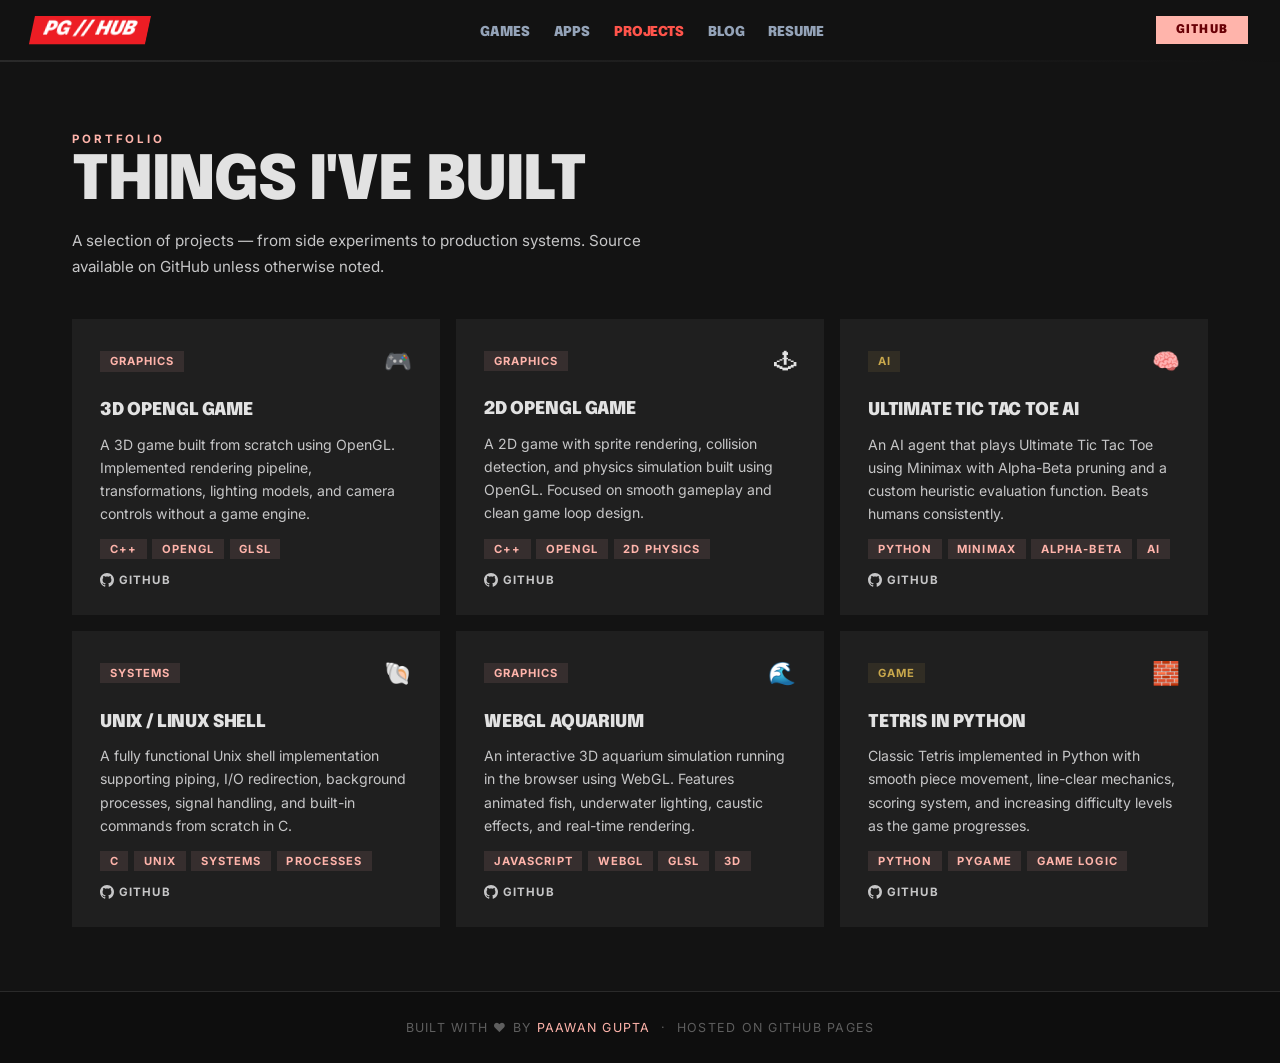
<file: projects.html>
<!DOCTYPE html>
<html class="dark" lang="en">
<head>
  <meta charset="UTF-8" />
  <meta name="viewport" content="width=device-width, initial-scale=1.0" />
  <title>Projects — Paawan Gupta</title>
  <link rel="stylesheet" href="css/style.css" />
  <link rel="icon" href="data:image/svg+xml,<svg xmlns='http://www.w3.org/2000/svg' viewBox='0 0 100 100'><rect width='100' height='100' rx='12' fill='%23e23636'/><text y='.9em' font-size='72' font-family='Arial Black' fill='white' x='12'>P</text></svg>" />
</head>
<body style="background:#131313;color:#e2e2e2;">
<nav class="hero-nav">
  <div class="hero-nav-inner">
    <a href="index.html" class="nav-logo-brand">PG // HUB</a>
    <ul class="hero-nav-links">
      <li><a href="games.html">GAMES</a></li>
      <li><a href="apps.html">APPS</a></li>
      <li><a href="projects.html" class="active">PROJECTS</a></li>
      <li><a href="blog.html">BLOG</a></li>
      <li><a href="resume.html">RESUME</a></li>
    </ul>
    <a href="https://github.com/paawangupta98" target="_blank" rel="noopener" class="nav-gh-btn">GitHub</a>
    <button class="nav-hamburger" id="mob-btn">&#9776;</button>
  </div>
  <div class="hero-nav-accent"></div>
</nav>
<div class="hero-mob-menu" id="mob-menu">
  <a href="games.html">GAMES</a>
  <a href="apps.html">APPS</a>
  <a href="projects.html" class="active">PROJECTS</a>
  <a href="blog.html">BLOG</a>
  <a href="resume.html">RESUME</a>
</div>
<script>
  document.getElementById("mob-btn").onclick = function(){
    document.getElementById("mob-menu").classList.toggle("open");
  };
</script>

<main class="page">
  <section class="section">
    <div class="section-label">Portfolio</div>
    <h1 class="section-title fade-in">Things I've Built</h1>
    <p class="section-desc fade-in">
      A selection of projects — from side experiments to production systems. Source available on GitHub unless otherwise noted.
    </p>

    <div class="grid-2">

      <div class="card project-card fade-in">
        <div style="display:flex;align-items:center;justify-content:space-between;margin-bottom:0.75rem;">
          <span class="tag">Graphics</span>
          <span style="font-size:1.4rem;">🎮</span>
        </div>
        <h3>3D OpenGL Game</h3>
        <p>A 3D game built from scratch using OpenGL. Implemented rendering pipeline, transformations, lighting models, and camera controls without a game engine.</p>
        <div class="project-tags">
          <span class="tag">C++</span>
          <span class="tag">OpenGL</span>
          <span class="tag">GLSL</span>
        </div>
        <div class="project-links">
          <a href="https://github.com/paawangupta98" target="_blank" rel="noopener">
            <svg width="14" height="14" viewBox="0 0 24 24" fill="currentColor"><path d="M12 0C5.37 0 0 5.37 0 12c0 5.3 3.438 9.8 8.205 11.385.6.113.82-.258.82-.577 0-.285-.01-1.04-.015-2.04-3.338.724-4.042-1.61-4.042-1.61C4.422 18.07 3.633 17.7 3.633 17.7c-1.087-.744.084-.729.084-.729 1.205.084 1.838 1.236 1.838 1.236 1.07 1.835 2.809 1.305 3.495.998.108-.776.417-1.305.76-1.605-2.665-.3-5.466-1.332-5.466-5.93 0-1.31.465-2.38 1.235-3.22-.135-.303-.54-1.523.105-3.176 0 0 1.005-.322 3.3 1.23.96-.267 1.98-.399 3-.405 1.02.006 2.04.138 3 .405 2.28-1.552 3.285-1.23 3.285-1.23.645 1.653.24 2.873.12 3.176.765.84 1.23 1.91 1.23 3.22 0 4.61-2.805 5.625-5.475 5.92.42.36.81 1.096.81 2.22 0 1.606-.015 2.896-.015 3.286 0 .315.21.69.825.57C20.565 21.795 24 17.295 24 12c0-6.63-5.37-12-12-12"/></svg>
            GitHub
          </a>
        </div>
      </div>

      <div class="card project-card fade-in">
        <div style="display:flex;align-items:center;justify-content:space-between;margin-bottom:0.75rem;">
          <span class="tag">Graphics</span>
          <span style="font-size:1.4rem;">🕹</span>
        </div>
        <h3>2D OpenGL Game</h3>
        <p>A 2D game with sprite rendering, collision detection, and physics simulation built using OpenGL. Focused on smooth gameplay and clean game loop design.</p>
        <div class="project-tags">
          <span class="tag">C++</span>
          <span class="tag">OpenGL</span>
          <span class="tag">2D Physics</span>
        </div>
        <div class="project-links">
          <a href="https://github.com/paawangupta98" target="_blank" rel="noopener">
            <svg width="14" height="14" viewBox="0 0 24 24" fill="currentColor"><path d="M12 0C5.37 0 0 5.37 0 12c0 5.3 3.438 9.8 8.205 11.385.6.113.82-.258.82-.577 0-.285-.01-1.04-.015-2.04-3.338.724-4.042-1.61-4.042-1.61C4.422 18.07 3.633 17.7 3.633 17.7c-1.087-.744.084-.729.084-.729 1.205.084 1.838 1.236 1.838 1.236 1.07 1.835 2.809 1.305 3.495.998.108-.776.417-1.305.76-1.605-2.665-.3-5.466-1.332-5.466-5.93 0-1.31.465-2.38 1.235-3.22-.135-.303-.54-1.523.105-3.176 0 0 1.005-.322 3.3 1.23.96-.267 1.98-.399 3-.405 1.02.006 2.04.138 3 .405 2.28-1.552 3.285-1.23 3.285-1.23.645 1.653.24 2.873.12 3.176.765.84 1.23 1.91 1.23 3.22 0 4.61-2.805 5.625-5.475 5.92.42.36.81 1.096.81 2.22 0 1.606-.015 2.896-.015 3.286 0 .315.21.69.825.57C20.565 21.795 24 17.295 24 12c0-6.63-5.37-12-12-12"/></svg>
            GitHub
          </a>
        </div>
      </div>

      <div class="card project-card fade-in">
        <div style="display:flex;align-items:center;justify-content:space-between;margin-bottom:0.75rem;">
          <span class="tag tag-gold">AI</span>
          <span style="font-size:1.4rem;">🧠</span>
        </div>
        <h3>Ultimate Tic Tac Toe AI</h3>
        <p>An AI agent that plays Ultimate Tic Tac Toe using Minimax with Alpha-Beta pruning and a custom heuristic evaluation function. Beats humans consistently.</p>
        <div class="project-tags">
          <span class="tag">Python</span>
          <span class="tag">Minimax</span>
          <span class="tag">Alpha-Beta</span>
          <span class="tag">AI</span>
        </div>
        <div class="project-links">
          <a href="https://github.com/paawangupta98" target="_blank" rel="noopener">
            <svg width="14" height="14" viewBox="0 0 24 24" fill="currentColor"><path d="M12 0C5.37 0 0 5.37 0 12c0 5.3 3.438 9.8 8.205 11.385.6.113.82-.258.82-.577 0-.285-.01-1.04-.015-2.04-3.338.724-4.042-1.61-4.042-1.61C4.422 18.07 3.633 17.7 3.633 17.7c-1.087-.744.084-.729.084-.729 1.205.084 1.838 1.236 1.838 1.236 1.07 1.835 2.809 1.305 3.495.998.108-.776.417-1.305.76-1.605-2.665-.3-5.466-1.332-5.466-5.93 0-1.31.465-2.38 1.235-3.22-.135-.303-.54-1.523.105-3.176 0 0 1.005-.322 3.3 1.23.96-.267 1.98-.399 3-.405 1.02.006 2.04.138 3 .405 2.28-1.552 3.285-1.23 3.285-1.23.645 1.653.24 2.873.12 3.176.765.84 1.23 1.91 1.23 3.22 0 4.61-2.805 5.625-5.475 5.92.42.36.81 1.096.81 2.22 0 1.606-.015 2.896-.015 3.286 0 .315.21.69.825.57C20.565 21.795 24 17.295 24 12c0-6.63-5.37-12-12-12"/></svg>
            GitHub
          </a>
        </div>
      </div>

      <div class="card project-card fade-in">
        <div style="display:flex;align-items:center;justify-content:space-between;margin-bottom:0.75rem;">
          <span class="tag">Systems</span>
          <span style="font-size:1.4rem;">🐚</span>
        </div>
        <h3>Unix / Linux Shell</h3>
        <p>A fully functional Unix shell implementation supporting piping, I/O redirection, background processes, signal handling, and built-in commands from scratch in C.</p>
        <div class="project-tags">
          <span class="tag">C</span>
          <span class="tag">Unix</span>
          <span class="tag">Systems</span>
          <span class="tag">Processes</span>
        </div>
        <div class="project-links">
          <a href="https://github.com/paawangupta98" target="_blank" rel="noopener">
            <svg width="14" height="14" viewBox="0 0 24 24" fill="currentColor"><path d="M12 0C5.37 0 0 5.37 0 12c0 5.3 3.438 9.8 8.205 11.385.6.113.82-.258.82-.577 0-.285-.01-1.04-.015-2.04-3.338.724-4.042-1.61-4.042-1.61C4.422 18.07 3.633 17.7 3.633 17.7c-1.087-.744.084-.729.084-.729 1.205.084 1.838 1.236 1.838 1.236 1.07 1.835 2.809 1.305 3.495.998.108-.776.417-1.305.76-1.605-2.665-.3-5.466-1.332-5.466-5.93 0-1.31.465-2.38 1.235-3.22-.135-.303-.54-1.523.105-3.176 0 0 1.005-.322 3.3 1.23.96-.267 1.98-.399 3-.405 1.02.006 2.04.138 3 .405 2.28-1.552 3.285-1.23 3.285-1.23.645 1.653.24 2.873.12 3.176.765.84 1.23 1.91 1.23 3.22 0 4.61-2.805 5.625-5.475 5.92.42.36.81 1.096.81 2.22 0 1.606-.015 2.896-.015 3.286 0 .315.21.69.825.57C20.565 21.795 24 17.295 24 12c0-6.63-5.37-12-12-12"/></svg>
            GitHub
          </a>
        </div>
      </div>

      <div class="card project-card fade-in">
        <div style="display:flex;align-items:center;justify-content:space-between;margin-bottom:0.75rem;">
          <span class="tag">Graphics</span>
          <span style="font-size:1.4rem;">🌊</span>
        </div>
        <h3>WebGL Aquarium</h3>
        <p>An interactive 3D aquarium simulation running in the browser using WebGL. Features animated fish, underwater lighting, caustic effects, and real-time rendering.</p>
        <div class="project-tags">
          <span class="tag">JavaScript</span>
          <span class="tag">WebGL</span>
          <span class="tag">GLSL</span>
          <span class="tag">3D</span>
        </div>
        <div class="project-links">
          <a href="https://github.com/paawangupta98" target="_blank" rel="noopener">
            <svg width="14" height="14" viewBox="0 0 24 24" fill="currentColor"><path d="M12 0C5.37 0 0 5.37 0 12c0 5.3 3.438 9.8 8.205 11.385.6.113.82-.258.82-.577 0-.285-.01-1.04-.015-2.04-3.338.724-4.042-1.61-4.042-1.61C4.422 18.07 3.633 17.7 3.633 17.7c-1.087-.744.084-.729.084-.729 1.205.084 1.838 1.236 1.838 1.236 1.07 1.835 2.809 1.305 3.495.998.108-.776.417-1.305.76-1.605-2.665-.3-5.466-1.332-5.466-5.93 0-1.31.465-2.38 1.235-3.22-.135-.303-.54-1.523.105-3.176 0 0 1.005-.322 3.3 1.23.96-.267 1.98-.399 3-.405 1.02.006 2.04.138 3 .405 2.28-1.552 3.285-1.23 3.285-1.23.645 1.653.24 2.873.12 3.176.765.84 1.23 1.91 1.23 3.22 0 4.61-2.805 5.625-5.475 5.92.42.36.81 1.096.81 2.22 0 1.606-.015 2.896-.015 3.286 0 .315.21.69.825.57C20.565 21.795 24 17.295 24 12c0-6.63-5.37-12-12-12"/></svg>
            GitHub
          </a>
        </div>
      </div>

      <div class="card project-card fade-in">
        <div style="display:flex;align-items:center;justify-content:space-between;margin-bottom:0.75rem;">
          <span class="tag tag-gold">Game</span>
          <span style="font-size:1.4rem;">🧱</span>
        </div>
        <h3>Tetris in Python</h3>
        <p>Classic Tetris implemented in Python with smooth piece movement, line-clear mechanics, scoring system, and increasing difficulty levels as the game progresses.</p>
        <div class="project-tags">
          <span class="tag">Python</span>
          <span class="tag">Pygame</span>
          <span class="tag">Game Logic</span>
        </div>
        <div class="project-links">
          <a href="https://github.com/paawangupta98" target="_blank" rel="noopener">
            <svg width="14" height="14" viewBox="0 0 24 24" fill="currentColor"><path d="M12 0C5.37 0 0 5.37 0 12c0 5.3 3.438 9.8 8.205 11.385.6.113.82-.258.82-.577 0-.285-.01-1.04-.015-2.04-3.338.724-4.042-1.61-4.042-1.61C4.422 18.07 3.633 17.7 3.633 17.7c-1.087-.744.084-.729.084-.729 1.205.084 1.838 1.236 1.838 1.236 1.07 1.835 2.809 1.305 3.495.998.108-.776.417-1.305.76-1.605-2.665-.3-5.466-1.332-5.466-5.93 0-1.31.465-2.38 1.235-3.22-.135-.303-.54-1.523.105-3.176 0 0 1.005-.322 3.3 1.23.96-.267 1.98-.399 3-.405 1.02.006 2.04.138 3 .405 2.28-1.552 3.285-1.23 3.285-1.23.645 1.653.24 2.873.12 3.176.765.84 1.23 1.91 1.23 3.22 0 4.61-2.805 5.625-5.475 5.92.42.36.81 1.096.81 2.22 0 1.606-.015 2.896-.015 3.286 0 .315.21.69.825.57C20.565 21.795 24 17.295 24 12c0-6.63-5.37-12-12-12"/></svg>
            GitHub
          </a>
        </div>
      </div>

    </div>
  </section>
</main>

<footer>
  <p>Built with ❤ by <a href="index.html">Paawan Gupta</a> &nbsp;·&nbsp; Hosted on GitHub Pages</p>
</footer>

<script src="js/main.js"></script>
</body>
</html>
</file>
<file: css/style.css>
@import url('https://fonts.googleapis.com/css2?family=Epilogue:wght@700;900&family=Inter:wght@400;500;600;700&display=swap');

/* ── Design Tokens (Cinematic Brutalism) ── */
:root {
  --primary:           #ffb4ab;
  --primary-container: #ff544b;
  --on-primary:        #690006;
  --tertiary:          #91ccff;
  --secondary:         #c6c6c7;
  --brand-red:         #ED1D24;

  --bg-0:   #0e0e0e;
  --bg-1:   #131313;
  --bg-2:   #1b1b1b;
  --bg-3:   #1f1f1f;
  --bg-4:   #2a2a2a;
  --bg-5:   #353535;

  --text-1: #e2e2e2;
  --text-2: #c6c6c7;
  --text-3: #e8bcb7;
  --text-4: #5e5e5e;

  --nav-h:     68px;
  --transition: 0.25s ease;
}

*, *::before, *::after { box-sizing: border-box; margin: 0; padding: 0; }
html { scroll-behavior: smooth; }

body {
  font-family: 'Inter', sans-serif;
  background: var(--bg-1);
  color: var(--text-1);
  min-height: 100vh;
  overflow-x: hidden;
}

/* ── Scrollbar ── */
::-webkit-scrollbar { width: 4px; }
::-webkit-scrollbar-track { background: var(--bg-1); }
::-webkit-scrollbar-thumb { background: var(--primary-container); }

/* ── Typography ── */
h1, h2, h3, h4 {
  font-family: 'Epilogue', sans-serif;
  font-weight: 900;
  letter-spacing: -0.02em;
  text-transform: uppercase;
}

/* ── Navigation ── */
.hero-nav {
  position: fixed;
  top: 0; left: 0; right: 0;
  z-index: 50;
  background: rgba(19, 19, 19, 0.85);
  backdrop-filter: blur(20px);
  -webkit-backdrop-filter: blur(20px);
}

.hero-nav-inner {
  display: flex;
  justify-content: space-between;
  align-items: center;
  padding: 1rem 2rem;
}

.hero-nav-accent {
  height: 2px;
  background: linear-gradient(to right, #2a2a2a, transparent);
}

.nav-logo-brand {
  display: inline-block;
  background: #ED1D24;
  color: #fff;
  padding: 0.25rem 0.75rem;
  font-family: 'Epilogue', sans-serif;
  font-weight: 900;
  font-style: italic;
  font-size: 1.2rem;
  transform: skewX(-12deg);
  text-decoration: none;
  white-space: nowrap;
}

.hero-nav-links {
  display: flex;
  align-items: center;
  gap: 1.5rem;
  list-style: none;
}

.hero-nav-links a {
  font-family: 'Epilogue', sans-serif;
  font-weight: 900;
  font-size: 0.85rem;
  letter-spacing: -0.01em;
  text-transform: uppercase;
  color: #94a3b8;
  text-decoration: none;
  transition: color 0.2s ease;
}

.hero-nav-links a:hover,
.hero-nav-links a.active { color: var(--primary-container); }

.nav-gh-btn {
  display: inline-block;
  background: var(--primary);
  color: var(--on-primary);
  font-family: 'Epilogue', sans-serif;
  font-weight: 900;
  font-size: 0.75rem;
  letter-spacing: 0.1em;
  text-transform: uppercase;
  padding: 0.5rem 1.25rem;
  text-decoration: none;
  transition: background 0.2s ease;
  white-space: nowrap;
}

.nav-gh-btn:hover { background: var(--primary-container); color: #fff; }

.nav-hamburger {
  display: none;
  background: none;
  border: none;
  color: #fff;
  font-size: 1.5rem;
  cursor: pointer;
  padding: 0.25rem;
  line-height: 1;
}

.hero-mob-menu {
  display: none;
  flex-direction: column;
  gap: 1rem;
  background: #0e0e0e;
  border-bottom: 1px solid #2a2a2a;
  padding: 1.5rem 2rem;
}

.hero-mob-menu.open { display: flex; }

.hero-mob-menu a {
  font-family: 'Epilogue', sans-serif;
  font-weight: 900;
  font-size: 0.9rem;
  letter-spacing: -0.01em;
  text-transform: uppercase;
  color: #94a3b8;
  text-decoration: none;
  transition: color 0.2s ease;
}

.hero-mob-menu a:hover,
.hero-mob-menu a.active { color: var(--primary-container); }

@media (max-width: 768px) {
  .hero-nav-links, .nav-gh-btn { display: none; }
  .nav-hamburger { display: block; }
  .hero-nav-inner { padding: 0.9rem 1.25rem; }
}


.page { padding-top: var(--nav-h); min-height: 100vh; }

/* ── Section ── */
.section {
  padding: 4rem 2rem;
  max-width: 1200px;
  margin: 0 auto;
}

.section-label {
  font-family: 'Inter', sans-serif;
  font-weight: 700;
  font-size: 0.72rem;
  letter-spacing: 0.25em;
  text-transform: uppercase;
  color: var(--primary);
  margin-bottom: 0.5rem;
}

.section-title {
  font-family: 'Epilogue', sans-serif;
  font-size: clamp(2.2rem, 5vw, 3.8rem);
  font-weight: 900;
  letter-spacing: -0.02em;
  text-transform: uppercase;
  line-height: 0.95;
  margin-bottom: 1rem;
}

.section-desc {
  color: var(--text-2);
  font-size: 0.95rem;
  line-height: 1.7;
  max-width: 600px;
  margin-bottom: 2.5rem;
}

/* ── Fade-in ── */
.fade-in { transition: opacity 0.6s ease, transform 0.6s ease; }
.fade-in.hidden { opacity: 0; transform: translateY(20px); }
.fade-in.visible { opacity: 1; transform: translateY(0); }

/* ── Cards ── */
.card {
  background: var(--bg-3);
  padding: 1.75rem;
  transition: var(--transition);
  position: relative;
}

.card::before {
  content: '';
  position: absolute;
  top: 0; left: 0; right: 0;
  height: 3px;
  background: var(--primary-container);
  opacity: 0;
  transition: var(--transition);
}

.card:hover {
  background: var(--bg-4);
  transform: translateY(-3px);
}

.card:hover::before { opacity: 1; }

/* ── Buttons ── */
.btn {
  display: inline-flex;
  align-items: center;
  gap: 0.5rem;
  font-family: 'Epilogue', sans-serif;
  font-weight: 900;
  font-size: 0.85rem;
  letter-spacing: 0.1em;
  text-transform: uppercase;
  text-decoration: none;
  padding: 0.7rem 1.6rem;
  border: none;
  cursor: pointer;
  transition: var(--transition);
}

.btn-primary {
  background: var(--primary);
  color: var(--on-primary);
}

.btn-primary:hover {
  background: var(--primary-container);
  color: #fff;
  transform: translateY(-1px);
}

.btn-outline {
  background: transparent;
  color: var(--text-1);
  border: 2px solid var(--bg-4);
}

.btn-outline:hover {
  border-color: var(--primary);
  color: var(--primary);
  background: rgba(255, 180, 171, 0.06);
}

/* ── Tag ── */
.tag {
  display: inline-block;
  font-family: 'Inter', sans-serif;
  font-weight: 700;
  font-size: 0.7rem;
  letter-spacing: 0.1em;
  text-transform: uppercase;
  color: var(--primary);
  background: rgba(255, 180, 171, 0.1);
  padding: 0.2rem 0.6rem;
}

.tag-gold {
  color: #c9a84c;
  background: rgba(201, 168, 76, 0.1);
}

/* ── Grid ── */
.grid-2 { display: grid; grid-template-columns: repeat(auto-fit, minmax(300px, 1fr)); gap: 1rem; }
.grid-3 { display: grid; grid-template-columns: repeat(auto-fit, minmax(260px, 1fr)); gap: 1rem; }

/* ── Stats ── */
.stats-row { display: flex; gap: 1rem; flex-wrap: wrap; margin-bottom: 2.5rem; }
.stat-box { background: var(--bg-2); padding: 1.25rem 1.5rem; min-width: 140px; border-left: 3px solid var(--primary-container); }
.stat-box .stat-num { font-family: 'Epilogue', sans-serif; font-size: 2.2rem; font-weight: 900; color: var(--primary-container); line-height: 1; }
.stat-box .stat-label { font-size: 0.68rem; letter-spacing: 0.2em; text-transform: uppercase; color: var(--text-4); margin-top: 0.2rem; }

/* ── Forms ── */
.form-group { display: flex; flex-direction: column; gap: 0.35rem; }
.form-label { font-family: 'Inter', sans-serif; font-weight: 700; font-size: 0.72rem; letter-spacing: 0.18em; text-transform: uppercase; color: var(--text-2); }
.form-input, .form-select {
  background: var(--bg-2);
  border: none;
  border-bottom: 2px solid var(--bg-4);
  color: var(--text-1);
  font-family: 'Inter', sans-serif;
  font-size: 0.95rem;
  padding: 0.7rem 0.9rem;
  outline: none;
  transition: var(--transition);
  width: 100%;
}
.form-input:focus, .form-select:focus { border-bottom-color: var(--primary); }
.form-select option { background: var(--bg-2); }
.form-row { display: grid; grid-template-columns: 1fr 1fr; gap: 1rem; }

/* ── Divider ── */
.divider { border: none; border-top: 1px solid var(--bg-4); margin: 0; }

/* ── Footer ── */
footer {
  background: var(--bg-0);
  border-top: 1px solid var(--bg-4);
  text-align: center;
  padding: 1.75rem;
  color: var(--text-4);
  font-size: 0.78rem;
  font-family: 'Inter', sans-serif;
  letter-spacing: 0.1em;
  text-transform: uppercase;
}
footer a { color: var(--primary); text-decoration: none; }

/* ── Toast ── */
.toast {
  position: fixed; bottom: 2rem; right: 2rem;
  background: var(--bg-5); color: var(--text-1);
  font-family: 'Inter', sans-serif; font-weight: 700;
  font-size: 0.85rem; letter-spacing: 0.05em;
  padding: 0.75rem 1.25rem; z-index: 9999;
  opacity: 0; transform: translateY(12px); transition: var(--transition);
  pointer-events: none;
}
.toast.show { opacity: 1; transform: translateY(0); }

/* ─────────────────────────────────────────
   APPS PAGE
───────────────────────────────────────── */
.apps-selector { display: flex; gap: 0.75rem; flex-wrap: wrap; margin-bottom: 2rem; }

.app-card {
  flex: 1; min-width: 140px;
  background: var(--bg-2);
  padding: 1.25rem;
  cursor: pointer;
  transition: var(--transition);
  text-align: center;
  user-select: none;
  position: relative;
}
.app-card::after {
  content: ''; position: absolute; bottom: 0; left: 0; right: 0;
  height: 3px; background: var(--primary-container);
  transform: scaleX(0); transition: var(--transition);
}
.app-card:hover { background: var(--bg-3); }
.app-card:hover::after, .app-card.selected::after { transform: scaleX(1); }
.app-card.selected { background: var(--bg-4); }
.app-card .app-icon { font-size: 2rem; margin-bottom: 0.5rem; }
.app-card .app-name { font-family: 'Epilogue', sans-serif; font-weight: 900; font-size: 0.8rem; letter-spacing: 0.1em; text-transform: uppercase; }
.app-card .app-desc { font-size: 0.72rem; color: var(--text-2); margin-top: 0.2rem; }

.app-panel { display: none; background: var(--bg-2); padding: 2rem; }
.app-panel.active { display: block; }

/* YT downloader */
.yt-form { display: flex; flex-direction: column; gap: 1.25rem; max-width: 640px; }
.cmd-output {
  background: var(--bg-0); padding: 1rem 72px 1rem 1rem;
  font-family: 'Courier New', monospace; font-size: 0.82rem;
  color: #4ade80; word-break: break-all; min-height: 46px; position: relative;
}
.cmd-copy {
  position: absolute; top: 0.5rem; right: 0.5rem;
  background: var(--bg-4); border: none; color: var(--text-2);
  font-family: 'Inter', sans-serif; font-weight: 700;
  font-size: 0.68rem; letter-spacing: 0.1em; text-transform: uppercase;
  padding: 0.25rem 0.6rem; cursor: pointer; transition: var(--transition);
}
.cmd-copy:hover { color: var(--primary); }

/* Unit Converter */
.category-tabs { display: flex; flex-wrap: wrap; gap: 0.35rem; margin-bottom: 1.5rem; }
.category-tab {
  font-family: 'Inter', sans-serif; font-weight: 700;
  font-size: 0.72rem; letter-spacing: 0.1em; text-transform: uppercase;
  padding: 0.3rem 0.75rem; background: transparent;
  border: none; border-bottom: 2px solid transparent;
  color: var(--text-2); cursor: pointer; transition: var(--transition);
}
.category-tab:hover, .category-tab.active { color: var(--primary); border-bottom-color: var(--primary); }

.converter-grid { display: grid; grid-template-columns: 1fr auto 1fr; gap: 1rem; align-items: end; max-width: 580px; }
.swap-btn {
  background: var(--bg-4); border: none; color: var(--text-2);
  width: 40px; height: 40px; cursor: pointer; font-size: 1.1rem;
  display: flex; align-items: center; justify-content: center; transition: var(--transition);
}
.swap-btn:hover { color: var(--primary); transform: rotate(180deg); }
.result-display { background: var(--bg-0); border-left: 3px solid var(--primary); padding: 1rem 1.25rem; margin-top: 1.25rem; max-width: 580px; }
.result-display .result-value { font-family: 'Epilogue', sans-serif; font-size: 2rem; font-weight: 900; color: var(--primary-container); }
.result-display .result-unit { color: var(--text-2); font-size: 0.85rem; margin-top: 0.2rem; }

/* Notes */
.notes-toolbar { display: flex; align-items: center; gap: 0.5rem; margin-bottom: 0.75rem; flex-wrap: wrap; }
.notes-btn {
  font-family: 'Inter', sans-serif; font-weight: 700; font-size: 0.72rem;
  letter-spacing: 0.1em; text-transform: uppercase;
  padding: 0.35rem 0.8rem; background: var(--bg-4); border: none;
  color: var(--text-2); cursor: pointer; transition: var(--transition);
}
.notes-btn:hover { color: var(--primary); }
.notes-btn.danger:hover { color: #f87171; }
.notes-meta { margin-left: auto; font-size: 0.72rem; color: var(--text-4); }
.notes-textarea {
  width: 100%; background: var(--bg-0); border: none; border-left: 3px solid var(--bg-4);
  color: var(--text-1); font-family: 'Inter', sans-serif; font-size: 0.95rem;
  line-height: 1.7; padding: 1.25rem; resize: vertical; min-height: 300px; outline: none; transition: var(--transition);
}
.notes-textarea:focus { border-left-color: var(--primary); }
.notes-tabs { display: flex; gap: 0.35rem; margin-bottom: 1rem; }
.note-tab {
  font-family: 'Inter', sans-serif; font-weight: 700; font-size: 0.72rem;
  letter-spacing: 0.1em; text-transform: uppercase; padding: 0.3rem 0.8rem;
  border: none; border-bottom: 2px solid transparent;
  background: transparent; color: var(--text-2); cursor: pointer; transition: var(--transition);
}
.note-tab.active { color: var(--primary); border-bottom-color: var(--primary); }

/* ─────────────────────────────────────────
   PROJECTS PAGE
───────────────────────────────────────── */
.project-card { display: flex; flex-direction: column; gap: 0.85rem; }
.project-card h3 { font-family: 'Epilogue', sans-serif; font-weight: 900; font-size: 1.1rem; text-transform: uppercase; letter-spacing: -0.01em; }
.project-card p { color: var(--text-2); font-size: 0.88rem; line-height: 1.65; flex: 1; }
.project-tags { display: flex; flex-wrap: wrap; gap: 0.35rem; }
.project-links { display: flex; gap: 0.75rem; }
.project-links a {
  font-family: 'Inter', sans-serif; font-weight: 700; font-size: 0.72rem;
  letter-spacing: 0.1em; text-transform: uppercase;
  color: var(--text-2); text-decoration: none;
  display: flex; align-items: center; gap: 0.3rem; transition: var(--transition);
}
.project-links a:hover { color: var(--primary); }

/* ─────────────────────────────────────────
   RESUME PAGE  (legacy — now rebuilt)
───────────────────────────────────────── */
.timeline { position: relative; padding-left: 2rem; }
.timeline::before {
  content: ''; position: absolute; left: 0; top: 0; bottom: 0;
  width: 2px; background: var(--bg-4);
}
.timeline-item { position: relative; margin-bottom: 2.5rem; }
.timeline-item::before {
  content: ''; position: absolute; left: -2.4rem; top: 0.3rem;
  width: 10px; height: 10px; background: var(--primary-container);
}
.timeline-date { font-size: 0.72rem; letter-spacing: 0.18em; text-transform: uppercase; color: var(--primary); margin-bottom: 0.3rem; font-weight: 700; }
.timeline-role { font-family: 'Epilogue', sans-serif; font-weight: 900; font-size: 1.1rem; text-transform: uppercase; }
.timeline-company { font-size: 0.88rem; color: #c9a84c; margin-bottom: 0.5rem; }
.timeline-desc { color: var(--text-2); font-size: 0.88rem; line-height: 1.7; }
.timeline-desc li { margin-left: 1.2rem; margin-bottom: 0.3rem; }
.skills-grid { display: grid; grid-template-columns: repeat(auto-fit, minmax(180px, 1fr)); gap: 1rem; }
.skill-group h4 { font-family: 'Epilogue', sans-serif; font-weight: 900; font-size: 0.8rem; letter-spacing: 0.1em; text-transform: uppercase; color: var(--primary); margin-bottom: 0.6rem; }
.skill-list { list-style: none; display: flex; flex-direction: column; gap: 0.3rem; }
.skill-list li { font-size: 0.85rem; color: var(--text-2); padding-left: 0.75rem; position: relative; }
.skill-list li::before { content: '▸'; position: absolute; left: 0; color: var(--primary-container); }

/* ─────────────────────────────────────────
   BLOG PAGE
───────────────────────────────────────── */
.blog-card .blog-date { font-size: 0.72rem; letter-spacing: 0.18em; text-transform: uppercase; color: var(--text-4); margin-bottom: 0.5rem; font-weight: 700; }
.blog-card h3 { font-family: 'Epilogue', sans-serif; font-weight: 900; font-size: 1.1rem; text-transform: uppercase; color: var(--text-1); margin-bottom: 0.5rem; transition: var(--transition); }
.blog-card:hover h3 { color: var(--primary); }
.blog-card p { color: var(--text-2); font-size: 0.88rem; line-height: 1.65; margin-bottom: 0.6rem; }
.blog-read-more { font-family: 'Inter', sans-serif; font-weight: 700; font-size: 0.72rem; letter-spacing: 0.1em; text-transform: uppercase; color: var(--primary); text-decoration: none; }

/* ─────────────────────────────────────────
   GAMES PAGE
───────────────────────────────────────── */
/* Puzzle */
.puzzle-wrap { display: flex; flex-direction: column; align-items: flex-start; gap: 1.25rem; }
.puzzle-grid { display: grid; grid-template-columns: repeat(4,1fr); gap: 5px; width: 300px; max-width: 100%; }
.puzzle-tile {
  aspect-ratio: 1; background: var(--bg-3);
  display: flex; align-items: center; justify-content: center;
  font-family: 'Epilogue', sans-serif; font-size: 1.6rem; font-weight: 900;
  color: var(--text-1); cursor: pointer; transition: var(--transition); user-select: none;
}
.puzzle-tile:hover:not(.empty) { background: var(--bg-4); color: var(--primary); }
.puzzle-tile.empty { background: transparent; cursor: default; }
.puzzle-solved .puzzle-tile { background: rgba(34,197,94,.12); color: #4ade80; }

/* Sudoku */
.sudoku-wrap { display: flex; flex-direction: column; gap: 1rem; align-items: flex-start; }
.sudoku-grid { display: grid; grid-template-columns: repeat(9,44px); border: 2px solid var(--text-2); }
.s-cell { width:44px; height:44px; border-right:1px solid rgba(255,255,255,.1); border-bottom:1px solid rgba(255,255,255,.1); display:flex; align-items:center; justify-content:center; }
.s-cell.rb { border-right: 2px solid var(--text-2); }
.s-cell.bb { border-bottom: 2px solid var(--text-2); }
.s-cell input { width:100%; height:100%; background:transparent; border:none; outline:none; text-align:center; font-family:'Epilogue',sans-serif; font-weight:900; font-size:1rem; color:var(--primary-container); caret-color:var(--primary); }
.s-cell input::-webkit-inner-spin-button { display:none; }
.s-cell.pre { background: rgba(255,255,255,.04); }
.s-cell.pre span { font-family:'Epilogue',sans-serif; font-weight:900; font-size:1rem; color:var(--text-1); }
.s-cell.err { background: rgba(239,68,68,.15); }
.s-cell.ok  { background: rgba(34,197,94,.1); }

/* KBC */
.kbc-wrap { max-width: 720px; }
.kbc-header { display:flex; align-items:center; justify-content:space-between; margin-bottom:1rem; flex-wrap:wrap; gap:0.75rem; }
.kbc-prize-now { font-family:'Epilogue',sans-serif; font-weight:900; font-size:2rem; color:#c9a84c; letter-spacing:-0.02em; }
.kbc-qnum { font-size:0.7rem; letter-spacing:0.2em; text-transform:uppercase; color:var(--text-4); font-weight:700; }
.kbc-question { background:rgba(201,168,76,.07); border-left:3px solid #c9a84c; padding:1.25rem 1.5rem; margin-bottom:1.25rem; font-size:1.05rem; line-height:1.6; }
.kbc-options { display:grid; grid-template-columns:1fr 1fr; gap:0.5rem; margin-bottom:1.25rem; }
.kbc-opt { display:flex; align-items:center; gap:0.65rem; background:var(--bg-3); border:none; border-left:3px solid var(--bg-4); padding:0.7rem 1rem; cursor:pointer; transition:var(--transition); font-family:'Inter',sans-serif; font-weight:600; font-size:0.9rem; color:var(--text-1); text-align:left; width:100%; }
.kbc-opt:hover:not([disabled]) { border-left-color:#c9a84c; background:var(--bg-4); }
.kbc-opt .lbl { font-family:'Epilogue',sans-serif; font-weight:900; font-size:1rem; color:#c9a84c; min-width:22px; }
.kbc-opt.correct { border-left-color:#4ade80; background:rgba(34,197,94,.1); color:#4ade80; }
.kbc-opt.wrong   { border-left-color:#f87171; background:rgba(239,68,68,.1); color:#f87171; }
.kbc-opt.gone    { opacity:.2; pointer-events:none; }
.kbc-lifelines { display:flex; gap:0.5rem; margin-bottom:1.25rem; flex-wrap:wrap; }
.kbc-ll { font-family:'Inter',sans-serif; font-weight:700; font-size:0.72rem; letter-spacing:0.1em; text-transform:uppercase; padding:0.35rem 0.85rem; background:rgba(255,84,75,.08); border:none; border-bottom:2px solid var(--primary-container); color:var(--primary); cursor:pointer; transition:var(--transition); }
.kbc-ll:hover:not([disabled]) { background:rgba(255,84,75,.18); }
.kbc-ll[disabled] { opacity:.3; cursor:not-allowed; }
.kbc-ladder { display:flex; flex-direction:column-reverse; gap:2px; margin-top:1rem; }
.kbc-lv { display:flex; justify-content:space-between; padding:0.28rem 0.75rem; font-size:0.75rem; font-weight:700; color:var(--text-4); transition:var(--transition); }
.kbc-lv.cur { background:rgba(255,84,75,.15); color:var(--primary-container); font-weight:900; }
.kbc-lv.safe { color:#c9a84c; }
.kbc-lv.done { color:var(--text-2); }
.kbc-msg { padding:1.25rem; text-align:center; font-family:'Epilogue',sans-serif; font-size:1.5rem; font-weight:900; letter-spacing:-0.02em; text-transform:uppercase; display:none; }
.kbc-msg.win  { background:rgba(34,197,94,.1); border-left:3px solid #4ade80; color:#4ade80; }
.kbc-msg.lose { background:rgba(239,68,68,.08); border-left:3px solid #f87171; color:#f87171; }

/* ── Responsive ── */
@media (max-width: 768px) {
  .section { padding: 2.5rem 1.25rem; }
  .kbc-options { grid-template-columns: 1fr; }
  .sudoku-grid { grid-template-columns: repeat(9, 36px); }
  .s-cell { width: 36px; height: 36px; }
  .converter-grid { grid-template-columns: 1fr; }
  .form-row { grid-template-columns: 1fr; }
}
</file>
